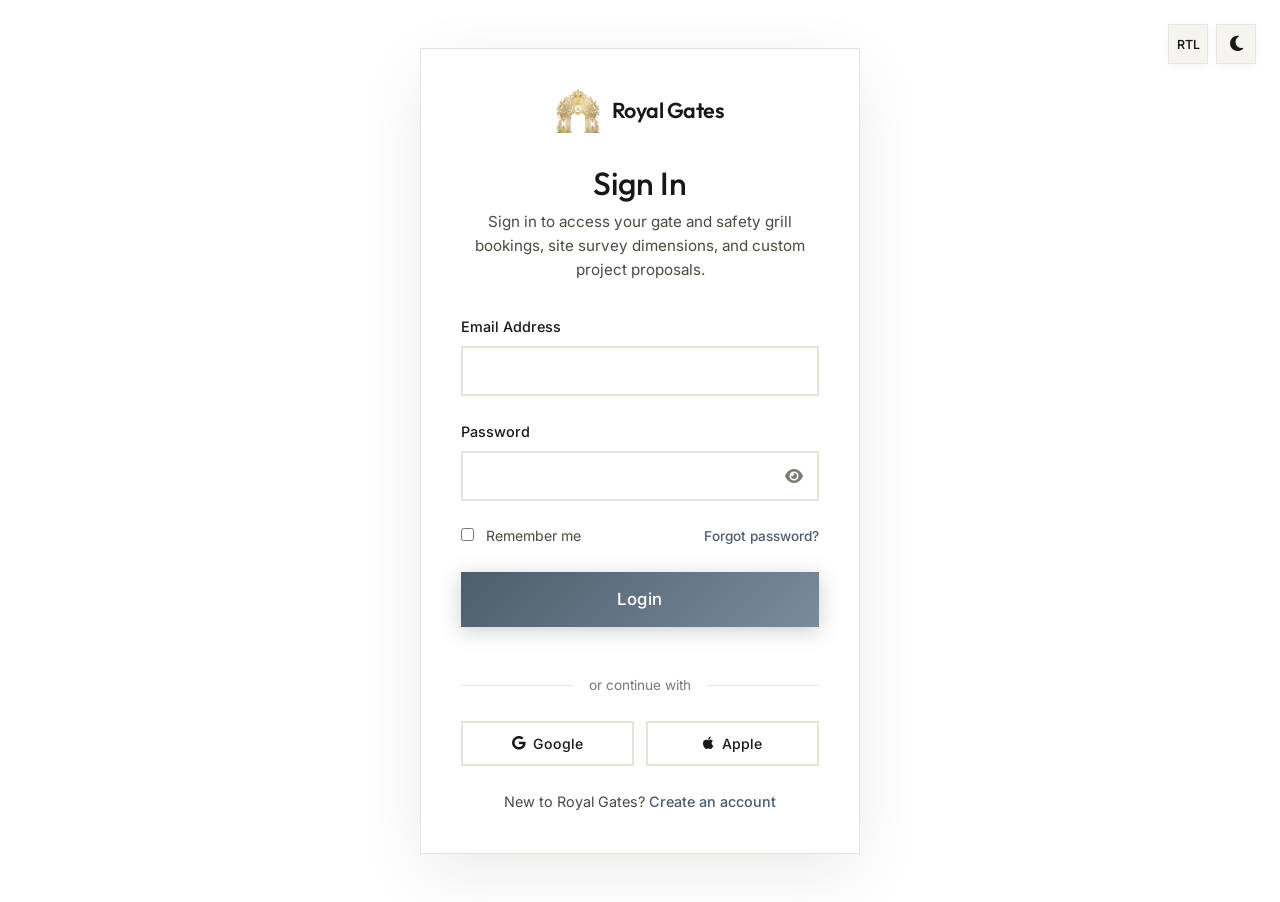
<file: pages/login.html>
<!DOCTYPE html>
<html lang="en" data-theme="light">
<head>
  <meta charset="UTF-8" />
  <meta name="viewport" content="width=device-width, initial-scale=1.0" />
  <meta name="description" content="Login to Royal Gates Studio — Access your custom metal fabrications, site measurements, and project proposals." />
  <title>Login — Royal Gates Studio</title>
  <link rel="icon" type="image/png" href="../assets/images/favicon.png">
  <link rel="stylesheet" href="../assets/css/style.css" />
  <link rel="stylesheet" href="../assets/css/dark-mode.css" />
  <link id="rtl-stylesheet" rel="stylesheet" href="../assets/css/rtl.css" disabled />
  <link rel="stylesheet" href="https://cdnjs.cloudflare.com/ajax/libs/font-awesome/6.5.0/css/all.min.css" />
</head>
<body>

<div class="auth-container">
  <div class="auth-form-side">
    <!-- Auth Page Toggles (RTL & Theme) -->
    <div class="auth-controls">
      <button class="nav-icon-btn" onclick="window.Scala.RTLManager.toggle()" title="Toggle RTL" aria-label="Toggle RTL" style="font-size: 0.78rem; font-weight: 550;">RTL</button>
      <button class="nav-icon-btn" onclick="window.Scala.ThemeManager.toggle()" title="Toggle Theme" aria-label="Toggle theme">
        <i class="theme-toggle-icon fas fa-moon"></i>
      </button>
    </div>

    <div class="auth-form-container">
      <a href="../index.html" class="auth-logo">
        <div class="brand-logo"><img src="../assets/images/logo.png" alt="Royal Gates Logo"></div>
      <span class="brand-name">Royal Gates</span>
      </a>

      <h1 class="auth-title">Sign In</h1>
      <p class="auth-subtitle">Sign in to access your gate and safety grill bookings, site survey dimensions, and custom project proposals.</p>

      <!-- Login form -->
      <form data-validate-form>
        <div class="form-group">
          <label class="form-label" for="email">Email Address</label>
          <input type="email" id="email" class="form-control" placeholder="" data-validate="required,email" autocomplete="email" />
        </div>
        <div class="form-group">
          <label class="form-label" for="password">Password</label>
          <div class="password-toggle">
            <input type="password" id="password" class="form-control" placeholder="" data-validate="required,minLength:6" autocomplete="current-password" />
            <button type="button" class="toggle-btn fas fa-eye" aria-label="Toggle password visibility"></button>
          </div>
        </div>
        <div class="form-group" style="display: flex; justify-content: space-between; align-items: center; flex-wrap: wrap; gap: 0.5rem; margin-top: 1rem; margin-bottom: 1.5rem;">
          <div class="checkbox-group">
            <input type="checkbox" id="remember" />
            <label for="remember" style="font-size: .88rem; color: var(--text-secondary); cursor: pointer;">Remember me</label>
          </div>
          <a href="#" style="font-size: .85rem; color: var(--primary); font-weight: 500; text-decoration: none;">Forgot password?</a>
        </div>
        <button type="submit" class="btn btn-primary btn-lg" style="width:100%;justify-content:center;margin-bottom:1.5rem;">
          Login
        </button>
        <div class="auth-divider">or continue with</div>

        <div class="social-signin">
          <button class="social-btn" type="button"><i class="fab fa-google"></i> Google</button>
          <button class="social-btn" type="button"><i class="fab fa-apple"></i> Apple</button>
        </div>
      </form>

      <div class="auth-footer">
        New to Royal Gates? <a href="register.html">Create an account</a>
      </div>
    </div>
  </div>
</div>

<script src="../assets/js/main.js"></script>
</body>
</html>
</file>
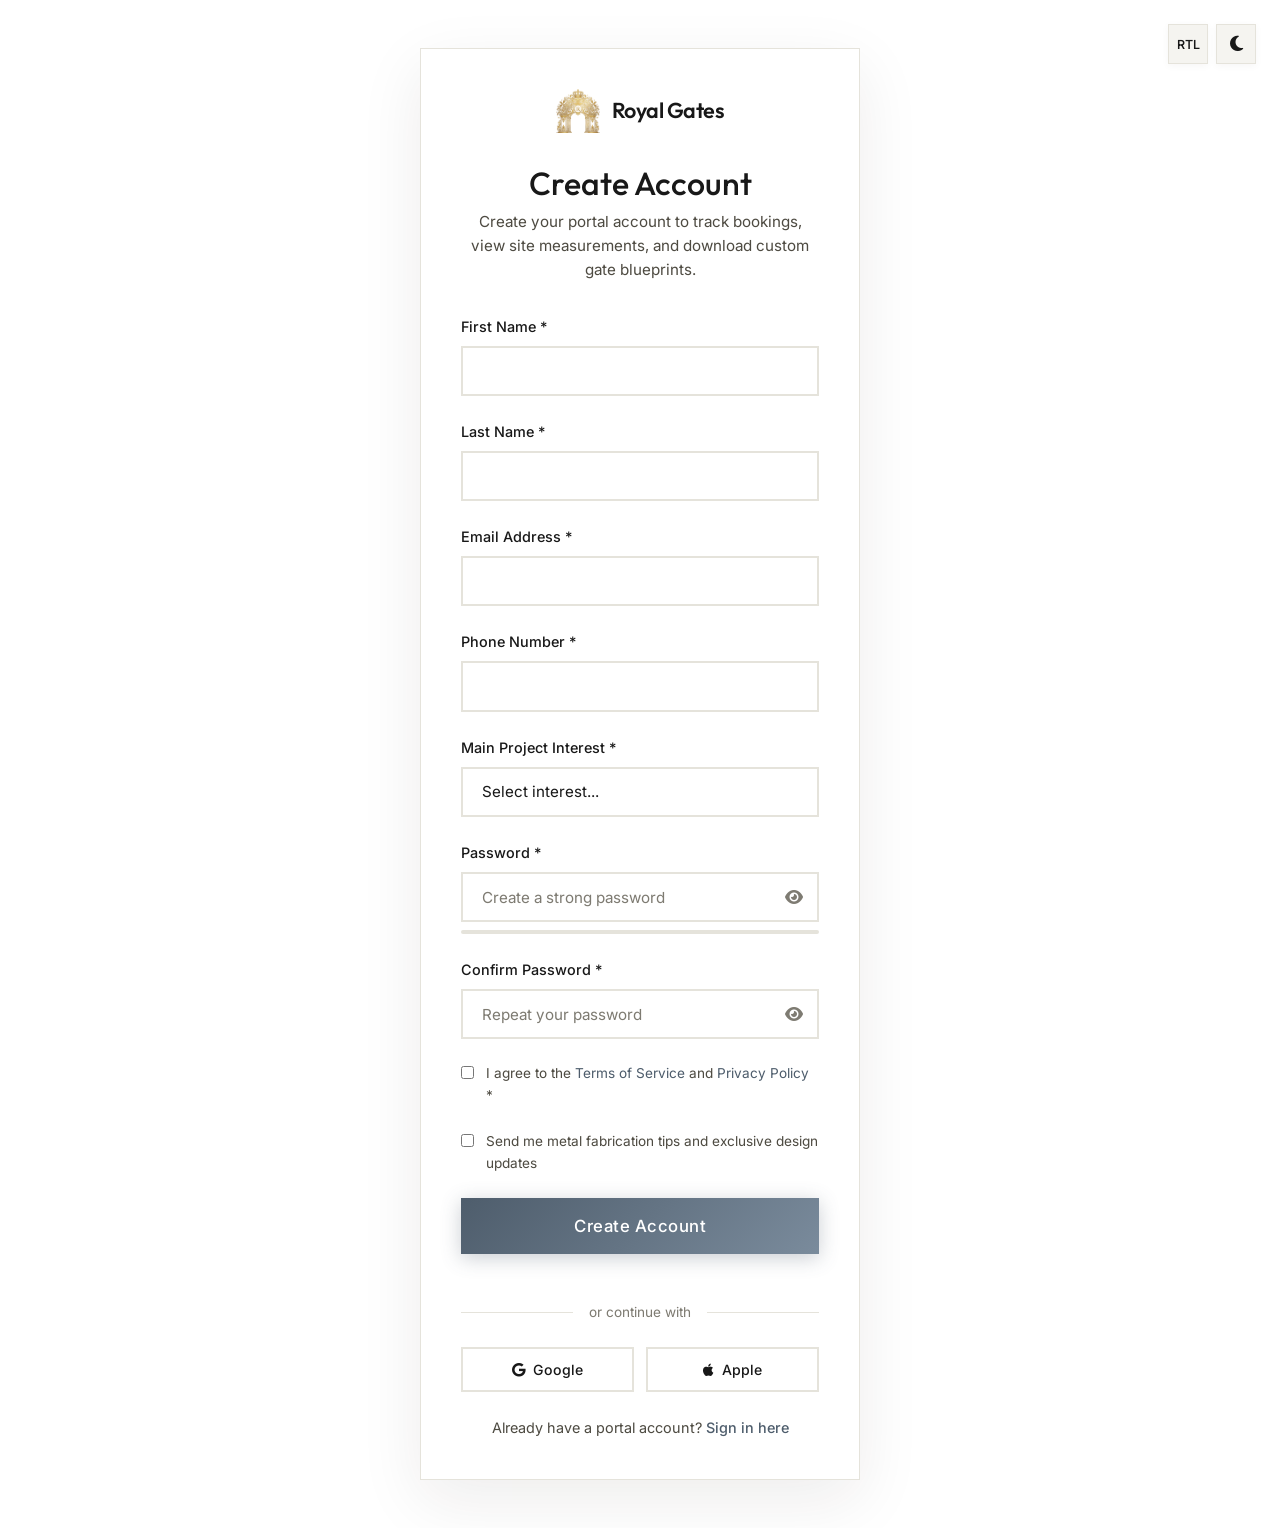
<file: pages/register.html>
<!DOCTYPE html>
<html lang="en" data-theme="light">
<head>
  <meta charset="UTF-8" />
  <meta name="viewport" content="width=device-width, initial-scale=1.0" />
  <meta name="description" content="Register at Royal Gates Studio — Sign up to track your gate and safety grill bookings and track projects." />
  <title>Create Account — Royal Gates Studio</title>
  <link rel="icon" type="image/png" href="../assets/images/favicon.png">
  <link rel="stylesheet" href="../assets/css/style.css" />
  <link rel="stylesheet" href="../assets/css/dark-mode.css" />
  <link id="rtl-stylesheet" rel="stylesheet" href="../assets/css/rtl.css" disabled />
  <link rel="stylesheet" href="https://cdnjs.cloudflare.com/ajax/libs/font-awesome/6.5.0/css/all.min.css" />
  <style>
    .progress-steps { display:flex;align-items:center;justify-content:center;gap:.5rem;margin-bottom:2rem; }
    .progress-step { width:32px;height:32px;border-radius:var(--radius-sm);display:flex;align-items:center;justify-content:center;font-weight:700;font-size:.85rem;transition:var(--transition); }
    .progress-step.active { background:var(--primary);color:#fff;box-shadow:0 4px 12px rgba(142,125,90,.3); }
    .progress-step.done { background:rgba(142,125,90,.15);color:var(--primary); }
    .progress-step.inactive { background:var(--bg-secondary);color:var(--text-light);border:2px solid var(--border); }
    .progress-line { flex:1;max-width:60px;height:2px;background:var(--border); }
    .progress-line.done { background:var(--primary); }
    .trial-banner { background:linear-gradient(135deg,rgba(142,125,90,.1),rgba(174,158,124,.1));border:1px solid rgba(142,125,90,.2);border-radius:var(--radius-md);padding:1rem 1.25rem;display:flex;align-items:center;gap:.75rem;margin-bottom:2rem; }
    .trial-banner i { color:var(--primary);font-size:1.2rem;flex-shrink:0; }
    .trial-banner p { font-size:.88rem;color:var(--text-secondary);margin:0; }
    .trial-banner strong { color:var(--primary); }
    .strength-bar { height:4px;border-radius:2px;background:var(--border);margin-top:.5rem;overflow:hidden; }
    .strength-fill { height:100%;border-radius:2px;transition:var(--transition);width:0; }
    .strength-label { font-size:.75rem;margin-top:.3rem; }
  </style>
</head>
<body>

<div class="auth-container">
  <div class="auth-form-side">
    <!-- Auth Page Toggles (RTL & Theme) -->
    <div class="auth-controls">
      <button class="nav-icon-btn" onclick="window.Scala.RTLManager.toggle()" title="Toggle RTL" aria-label="Toggle RTL" style="font-size: 0.78rem; font-weight: 550;">RTL</button>
      <button class="nav-icon-btn" onclick="window.Scala.ThemeManager.toggle()" title="Toggle Theme" aria-label="Toggle theme">
        <i class="theme-toggle-icon fas fa-moon"></i>
      </button>
    </div>

    <div class="auth-form-container">
      <a href="../index.html" class="auth-logo">
        <div class="brand-logo"><img src="../assets/images/logo.png" alt="Royal Gates Logo"></div>
      <span class="brand-name">Royal Gates</span>
      </a>

      <h1 class="auth-title">Create Account</h1>
      <p class="auth-subtitle">Create your portal account to track bookings, view site measurements, and download custom gate blueprints.</p>

      <!-- Registration form -->
      <form data-validate-form>
        <div class="form-group">
          <label class="form-label" for="reg-fname">First Name *</label>
          <input type="text" id="reg-fname" class="form-control" placeholder="" data-validate="required" autocomplete="given-name" />
        </div>
        
        <div class="form-group">
          <label class="form-label" for="reg-lname">Last Name *</label>
          <input type="text" id="reg-lname" class="form-control" placeholder="" data-validate="required" autocomplete="family-name" />
        </div>
        
        <div class="form-group">
          <label class="form-label" for="reg-email">Email Address *</label>
          <input type="email" id="reg-email" class="form-control" placeholder="" data-validate="required,email" autocomplete="email" />
        </div>
        
        <div class="form-group">
          <label class="form-label" for="reg-phone">Phone Number *</label>
          <input type="tel" id="reg-phone" class="form-control" placeholder="" data-validate="required,phone" autocomplete="tel" />
        </div>
        
        <div class="form-group">
          <label class="form-label" for="reg-interest">Main Project Interest *</label>
          <select id="reg-interest" class="form-control" data-validate="required">
            <option value="">Select interest...</option>
            <option>Mild Steel (MS) Gates</option>
            <option>Stainless Steel (SS) Railings</option>
            <option>Window / Safety Grills</option>
            <option>Smart Gate Automation</option>
            <option>Free Measurement Visit</option>
          </select>
        </div>
        
        <div class="form-group">
          <label class="form-label" for="reg-password">Password *</label>
          <div class="password-toggle">
            <input type="password" id="reg-password" class="form-control" placeholder="Create a strong password" data-validate="required,minLength:8" autocomplete="new-password" oninput="checkStrength(this.value)" />
            <button type="button" class="toggle-btn fas fa-eye" aria-label="Toggle password visibility"></button>
          </div>
          <div class="strength-bar"><div id="strength-fill" class="strength-fill"></div></div>
          <div id="strength-label" class="strength-label"></div>
        </div>
        
        <div class="form-group">
          <label class="form-label" for="reg-confirm">Confirm Password *</label>
          <div class="password-toggle">
            <input type="password" id="reg-confirm" class="form-control" placeholder="Repeat your password" data-validate="required,minLength:8" autocomplete="new-password" />
            <button type="button" class="toggle-btn fas fa-eye" aria-label="Toggle password visibility"></button>
          </div>
        </div>
        
        <div class="form-group">
          <div class="checkbox-group">
            <input type="checkbox" id="terms" required />
            <label for="terms" style="font-size:.85rem;color:var(--text-secondary);">I agree to the <a href="#" style="color:var(--primary)">Terms of Service</a> and <a href="#" style="color:var(--primary)">Privacy Policy</a> *</label>
          </div>
        </div>
        <div class="form-group">
          <div class="checkbox-group">
            <input type="checkbox" id="offers" />
            <label for="offers" style="font-size:.85rem;color:var(--text-secondary);">Send me metal fabrication tips and exclusive design updates</label>
          </div>
        </div>
        <button type="submit" class="btn btn-primary btn-lg" style="width:100%;justify-content:center;margin-bottom:1.5rem;">
          Create Account
        </button>

        <div class="auth-divider">or continue with</div>
        <div class="social-signin">
          <button class="social-btn" type="button"><i class="fab fa-google"></i> Google</button>
          <button class="social-btn" type="button"><i class="fab fa-apple"></i> Apple</button>
        </div>
      </form>

      <div class="auth-footer">
        Already have a portal account? <a href="login.html">Sign in here</a>
      </div>
    </div>
  </div>
</div>

<script src="../assets/js/main.js"></script>
<script>
  function checkStrength(val) {
    const fill = document.getElementById('strength-fill');
    const label = document.getElementById('strength-label');
    let score = 0;
    if (val.length >= 8) score++;
    if (/[A-Z]/.test(val)) score++;
    if (/[0-9]/.test(val)) score++;
    if (/[^A-Za-z0-9]/.test(val)) score++;
    const levels = [
      { width: '0%', color: '#ef4444', text: 'Too short' },
      { width: '25%', color: '#ef4444', text: 'Weak' },
      { width: '50%', color: '#f59e0b', text: 'Fair' },
      { width: '75%', color: '#10b981', text: 'Good' },
      { width: '100%', color: '#10b981', text: 'Strong ✓' },
    ];
    const l = levels[val.length === 0 ? 0 : score];
    fill.style.width = l.width;
    fill.style.background = l.color;
    label.textContent = l.text;
    label.style.color = l.color;
  }
</script>
</body>
</html>
</file>
<file: assets/css/style.css>
/* ============================================================
   SCALA DESIGN & FABRICATION STUDIO — MAIN STYLES
   ============================================================ */

@import url('https://fonts.googleapis.com/css2?family=Inter:wght@100..900&family=Outfit:wght@100..900&display=swap');

/* ── CSS Variables ── */
:root {
  --primary: #4e5d6c;         /* Steel Slate Grey-Blue (Steel Theme) */
  --primary-dark: #3a4652;    /* Darker Steel Hover States */
  --primary-light: #7a8b9c;   /* Brushed Light Steel Accent */
  --secondary: #181818;       /* Powder-Coated Steel Charcoal Black */
  --secondary-light: #2e2e2e; /* Muted Charcoal Black */
  --accent: #4e5d6c;          /* Steel Highlights */
  --accent-2: #7a8b9c;        /* Secondary Steel Accent */
  --white: #ffffff;
  --off-white: #f7f6f2;       /* Light Warm Off-White */
  --text-primary: #181818;    /* Steel Charcoal */
  --text-secondary: #4e4b42;  /* Muted Warm Steel Grey */
  --text-light: #7e7b72;      /* Soft Metallic Warm Grey */
  --bg-primary: #ffffff;
  --bg-secondary: #f5f4f0;    /* Light Warm Grey Secondary BG */
  --bg-card: #ffffff;
  --card-overlay: rgba(255, 255, 255, 0.94);
  --border: #e5e3db;          /* Warm Metal-Gray Border */
  --shadow-sm: 0 2px 8px rgba(43, 31, 20, 0.04);
  --shadow-md: 0 8px 32px rgba(43, 31, 20, 0.06);
  --shadow-lg: 0 20px 60px rgba(43, 31, 20, 0.08);
  --shadow-xl: 0 30px 80px rgba(43, 31, 20, 0.12);
  --radius-sm: 0px;           /* Square/Rectangular shape */
  --radius-md: 0px;           /* Square/Rectangular shape */
  --radius-lg: 0px;           /* Square/Rectangular shape */
  --radius-xl: 0px;           /* Square/Rectangular shape */
  --radius-full: 0px;         /* Square/Rectangular shape */
  --font-display: 'Outfit', sans-serif;
  --font-body: 'Inter', sans-serif;
  --font-script: 'Outfit', sans-serif; /* Replaced cursive with Outfit for architectural styling */
  --transition: all 0.3s cubic-bezier(0.4, 0, 0.2, 1);
  --transition-bounce: all 0.4s cubic-bezier(0.34, 1.56, 0.64, 1);
  --nav-height: 80px;
  --z-nav: 1000;
  --z-modal: 2000;
  --z-toast: 3000;

  /* Hamburger Menu variables for Theme Toggle support */
  --mobile-menu-bg: #ffffff;
  --mobile-menu-bg-368: #ffffff;
  --mobile-menu-text: var(--text-primary);
  --mobile-menu-close-color: var(--text-primary);
  --mobile-menu-close-bg: var(--bg-secondary);
  --mobile-menu-btn-bg: var(--bg-secondary);
  --mobile-menu-btn-hover-bg: var(--border);
  --mobile-menu-btn-border: var(--border);
}

/* ── Reset & Base ── */
*, *::before, *::after { box-sizing: border-box; margin: 0; padding: 0; }
html { scroll-behavior: smooth; font-size: 16px; }
body {
  font-family: var(--font-body);
  color: var(--text-primary);
  background: var(--bg-primary);
  line-height: 1.6;
  font-weight: 410; /* between 400 and 430 */
  font-size: clamp(0.9rem, 1.5vw, 1.2rem); /* 14px to 19px */
  overflow-x: hidden;
  transition: background 0.4s ease, color 0.4s ease;
}
img { max-width: 100%; height: auto; display: block; }
a { text-decoration: none; color: inherit; transition: var(--transition); }
ul { list-style: none; }
button { cursor: pointer; border: none; background: none; font-family: var(--font-body); font-weight: 510; }
input, textarea, select { font-family: var(--font-body); font-weight: 410; }

/* ── Typography ── */
h1, h2, h3, h4, h5, h6 { font-family: var(--font-display); line-height: 1.2; }
h1 { font-size: clamp(2.8rem, 6vw, 3.8rem); font-weight: 500; line-height: 1.15; }
h2 { font-size: clamp(2rem, 4vw, 2.6rem); font-weight: 480; line-height: 1.2; }
h3 { font-size: clamp(1.5rem, 2.5vw, 1.85rem); font-weight: 460; line-height: 1.25; }
h4 { font-size: clamp(1.2rem, 2vw, 1.45rem); font-weight: 450; }
h5 { font-size: clamp(1.05rem, 1.5vw, 1.25rem); font-weight: 450; }
h6 { font-size: clamp(0.95rem, 1.2vw, 1.1rem); font-weight: 450; }
p { color: var(--text-secondary); line-height: 1.6; font-weight: 410; font-size: clamp(0.9rem, 1.5vw, 1.2rem); }

.section-label {
  font-family: var(--font-script);
  font-size: 1.1rem;
  font-weight: 500;
  text-transform: uppercase;
  letter-spacing: 0.1em;
  color: var(--primary);
  display: block;
  margin-bottom: 0.75rem;
  animation: fadeInUp 0.6s ease;
}
.section-title { color: var(--text-primary); margin-bottom: 1.25rem; }
.section-desc {
  color: var(--text-secondary);
  font-size: clamp(1rem, 1.8vw, 1.3rem); /* Subheading / lead text: 16px to 21px */
  font-weight: 470; /* weight 450-500 */
  max-width: 700px;
  margin: 0 auto 3rem;
  line-height: 1.5;
}
.text-center { text-align: center; }

strong, b {
  font-weight: 500; /* Max weight for inline emphasis */
}

/* ── Buttons ── */
.btn {
  display: inline-flex;
  align-items: center;
  gap: 0.5rem;
  padding: 0.85rem 2rem;
  border-radius: var(--radius-full);
  font-family: var(--font-body);
  font-weight: 510; /* between 500 and 520 for buttons */
  font-size: clamp(0.9rem, 1.5vw, 1.2rem);
  letter-spacing: 0.5px;
  transition: var(--transition-bounce);
  position: relative;
  overflow: hidden;
}
.btn::before {
  content: '';
  position: absolute;
  inset: 0;
  background: rgba(255,255,255,0.2);
  transform: scaleX(0);
  transform-origin: left;
  transition: transform 0.3s ease;
}
.btn:hover::before { transform: scaleX(1); }
.btn-primary {
  background: linear-gradient(135deg, var(--primary), var(--primary-light));
  color: #fff;
  box-shadow: 0 4px 20px rgba(78, 93, 108, 0.3);
}
.btn-primary:hover {
  transform: translateY(-3px) scale(1.02);
  box-shadow: 0 8px 30px rgba(78, 93, 108, 0.45);
  color: #fff;
}
.btn-secondary {
  background: transparent;
  color: var(--primary);
  border: 2px solid var(--primary);
}
.btn-secondary:hover {
  background: var(--primary);
  color: #fff;
  transform: translateY(-3px);
  box-shadow: var(--shadow-md);
}
.btn-white {
  background: #fff;
  color: var(--primary);
  box-shadow: 0 4px 20px rgba(0,0,0,0.1);
}
.btn-white:hover {
  transform: translateY(-3px);
  box-shadow: 0 8px 30px rgba(0,0,0,0.15);
}
.btn-ghost {
  background: rgba(255,255,255,0.08);
  color: #fff;
  border: 2px solid rgba(255,255,255,0.3);
  backdrop-filter: blur(10px);
}
.btn-ghost:hover {
  background: rgba(255,255,255,0.15);
  border-color: rgba(255,255,255,0.7);
  transform: translateY(-3px);
}
.btn-accent {
  background: linear-gradient(135deg, var(--accent), var(--accent-2));
  color: var(--secondary);
  box-shadow: 0 4px 20px rgba(245, 166, 35, 0.3);
}
.btn-accent:hover {
  transform: translateY(-3px) scale(1.02);
  box-shadow: 0 8px 30px rgba(245, 166, 35, 0.45);
}
.btn-sm { padding: 0.6rem 1.4rem; font-size: 0.85rem; }
.btn-lg { padding: 1.1rem 2.8rem; font-size: 1.05rem; }

/* ── Header / Navigation ── */
.header {
  position: fixed;
  top: 0; left: 0; right: 0;
  height: var(--nav-height);
  z-index: var(--z-nav);
  transition: var(--transition);
  background: transparent;
}
.header.scrolled {
  background: var(--bg-primary);
  box-shadow: var(--shadow-md);
  backdrop-filter: blur(20px);
}
.header.scrolled.dark-nav { background: var(--secondary); }

.nav-container {
  max-width: 1400px;
  margin: 0 auto;
  padding: 0 1.5rem;
  height: 100%;
  display: flex;
  align-items: center;
  justify-content: space-between;
}

/* Brand */
.brand {
  display: flex;
  align-items: center;
  gap: 0.75rem;
  flex-shrink: 0;
}
.brand-logo {
  width: 44px;
  height: 44px;
  display: flex;
  align-items: center;
  justify-content: center;
  transition: var(--transition-bounce);
}
.brand-logo img {
  width: 100%;
  height: 100%;
  object-fit: contain;
  display: block;
}
.brand:hover .brand-logo { transform: rotate(15deg) scale(1.1); }
.brand-name {
  font-family: var(--font-display);
  font-weight: 580;
  font-size: 1.35rem;
  color: var(--white);
  letter-spacing: -0.5px;
  display: inline-flex;
  align-items: baseline;
  line-height: 1;
}
.brand-name span {
  color: var(--accent);
  font-family: var(--font-script);
  font-size: 1em;
  margin-left: 0.25rem;
}
.header.scrolled .brand-name { color: var(--text-primary); }

/* Desktop Nav */
.nav-menu {
  display: none;
  align-items: center;
  gap: 0.25rem;
  position: absolute;
  left: 50%;
  transform: translateX(-50%);
}
.nav-link {
  display: inline-block;
  padding: 0.5rem 1rem;
  font-weight: 470; /* between 450 and 500 for nav links */
  font-size: 0.95rem;
  color: rgba(255,255,255,0.9);
  border-radius: var(--radius-sm);
  transition: var(--transition);
  position: relative;
  letter-spacing: 0.3px;
}
.nav-link::after {
  content: '';
  position: absolute;
  bottom: -2px; left: 50%; right: 50%;
  height: 2px;
  background: #b0c4de; /* High-contrast light steel blue for dark hero overlay */
  transition: var(--transition);
  border-radius: 2px;
}
.nav-link:hover::after, .nav-link.active::after { left: 10%; right: 10%; }
.nav-link:hover, .nav-link.active { color: #b0c4de; }
.header.scrolled .nav-link { color: var(--text-primary); }
.header.scrolled .nav-link:hover, .header.scrolled .nav-link.active { color: var(--primary); }
.header.scrolled .nav-link::after { background: var(--primary); }

/* Nav Actions */
.nav-actions {
  display: none;
  align-items: center;
  gap: 0.75rem;
}
.nav-icon-btn {
  width: 40px; height: 40px;
  border-radius: var(--radius-sm);
  display: flex; align-items: center; justify-content: center;
  font-size: 1.1rem;
  color: rgba(255,255,255,0.9);
  transition: var(--transition-bounce);
  background: rgba(255,255,255,0.1);
  backdrop-filter: blur(10px);
}
.nav-icon-btn:hover {
  background: var(--primary);
  color: #fff;
  transform: scale(1.1);
}
.header.scrolled .nav-icon-btn { color: var(--text-primary); background: var(--bg-secondary); }

/* Hamburger */
.hamburger {
  width: 44px; height: 44px;
  display: flex; flex-direction: column;
  justify-content: center; align-items: center;
  gap: 5px;
  cursor: pointer;
  border-radius: var(--radius-sm);
  transition: var(--transition);
  background: rgba(255,255,255,0.1);
  backdrop-filter: blur(10px);
}
.hamburger span {
  display: block;
  width: 22px; height: 2px;
  background: #fff;
  border-radius: 2px;
  transition: var(--transition);
}
.hamburger:hover { background: rgba(255,255,255,0.2); }
.hamburger.active span:nth-child(1) { transform: translateY(7px) rotate(45deg); }
.hamburger.active span:nth-child(2) { opacity: 0; transform: scaleX(0); }
.hamburger.active span:nth-child(3) { transform: translateY(-7px) rotate(-45deg); }
.header.scrolled .hamburger span { background: var(--text-primary); }
.header.scrolled .hamburger { background: var(--bg-secondary); }

/* Mobile Menu Overlay */
.mobile-menu {
  position: fixed;
  top: 0; left: 0; right: 0; bottom: 0;
  background: var(--mobile-menu-bg);
  z-index: calc(var(--z-nav) + 10);
  display: flex;
  flex-direction: column;
  justify-content: center;
  align-items: center;
  gap: 1.25rem;
  transform: translateX(100%);
  transition: transform 0.4s cubic-bezier(0.4, 0, 0.2, 1), background 0.4s ease;
  padding: 2rem;
  overflow-y: auto;
  -webkit-overflow-scrolling: touch;
}
@media (max-height: 680px) {
  .mobile-menu {
    justify-content: flex-start;
    padding-top: 5rem;
    padding-bottom: 2rem;
    gap: 0.75rem;
  }
  .mobile-menu-actions {
    margin-top: 1rem;
  }
}

/* Tablet adjustments: menu starts at top instead of vertically centered */
@media (min-width: 768px) and (max-width: 1024px) {
  .mobile-menu {
    justify-content: flex-start;
    padding-top: 5rem;
  }
}
.mobile-menu.open { transform: translateX(0); }
.mobile-menu .nav-link {
  font-size: 1.8rem;
  font-family: var(--font-display);
  color: var(--mobile-menu-text);
  padding: 0.5rem 2rem;
  text-align: center;
  opacity: 0;
  transform: translateY(20px);
  transition: opacity 0.3s ease, transform 0.3s ease, color 0.3s ease;
}
.mobile-menu.open .nav-link {
  opacity: 1;
  transform: translateY(0);
}
.mobile-menu.open .nav-link:nth-child(1) { transition-delay: 0.1s; }
.mobile-menu.open .nav-link:nth-child(2) { transition-delay: 0.15s; }
.mobile-menu.open .nav-link:nth-child(3) { transition-delay: 0.2s; }
.mobile-menu.open .nav-link:nth-child(4) { transition-delay: 0.25s; }
.mobile-menu.open .nav-link:nth-child(5) { transition-delay: 0.3s; }
.mobile-menu.open .nav-link:nth-child(6) { transition-delay: 0.35s; }
.mobile-menu .nav-link:hover { color: var(--accent); }
.mobile-menu-actions {
  display: flex;
  flex-direction: column;
  align-items: center;
  gap: 1rem;
  width: 100%;
  max-width: min(460px, 100%);
  margin-top: 1.5rem;
  opacity: 0; transform: translateY(20px);
  transition: opacity 0.3s ease 0.4s, transform 0.3s ease 0.4s;
}
.mobile-menu-row {
  display: flex;
  gap: 1rem;
  width: 100%;
  justify-content: center;
}
.mobile-menu-row .btn {
  flex: 1;
  min-width: 0 !important;
  justify-content: center;
}
.mobile-menu-actions > .btn {
  width: 100%;
}
.mobile-menu.open .mobile-menu-actions { opacity: 1; transform: translateY(0); }
.mobile-close {
  position: absolute;
  top: 1.5rem; right: 1.5rem;
  width: 44px; height: 44px;
  background: var(--mobile-menu-close-bg);
  border-radius: 50%;
  display: flex; align-items: center; justify-content: center;
  color: var(--mobile-menu-close-color); font-size: 1.2rem;
  transition: var(--transition-bounce);
}
.mobile-close:hover { background: var(--primary); transform: rotate(90deg) scale(1.1); }

.mobile-menu .btn-ghost {
  color: var(--mobile-menu-text);
  border-color: var(--mobile-menu-btn-border);
  background: var(--mobile-menu-btn-bg);
}
.mobile-menu .btn-ghost:hover {
  background: var(--mobile-menu-btn-hover-bg);
}

/* ── Hero Section ── */
.hero {
  min-height: 75vh;
  position: relative;
  display: flex;
  align-items: center;
  overflow: hidden;
  background: linear-gradient(135deg, var(--secondary) 0%, #1d122b 50%, #0d0d1a 100%);
}
.hero-bg {
  position: absolute;
  inset: 0;
  overflow: hidden;
}
.hero-bg img {
  width: 100%; height: 100%;
  object-fit: cover;
  opacity: 0.5;
  transform: scale(1.1);
  animation: heroZoom 20s ease-in-out infinite alternate;
}
@keyframes heroZoom {
  0% { transform: scale(1.1); }
  100% { transform: scale(1.2); }
}
.hero-overlay {
  position: absolute;
  inset: 0;
  background: linear-gradient(135deg, rgba(26,26,46,0.55) 0%, rgba(26,26,46,0.3) 50%, rgba(201,24,74,0.02) 100%);
}
.hero-particles {
  position: absolute;
  inset: 0;
  pointer-events: none;
}
.particle {
  position: absolute;
  width: 4px; height: 4px;
  background: var(--accent);
  border-radius: 50%;
  opacity: 0.6;
  animation: float var(--dur, 8s) ease-in-out infinite var(--delay, 0s);
}
@keyframes float {
  0%, 100% { transform: translateY(0) rotate(0deg); opacity: 0.6; }
  50% { transform: translateY(-30px) rotate(180deg); opacity: 1; }
}
.hero-container {
  position: relative;
  max-width: 1400px;
  margin: 0 auto;
  padding: 3.5rem 1.5rem;
  padding-top: calc(var(--nav-height) + 3.5rem);
  width: 100%;
}
.hero-content {
  max-width: 750px;
  margin: 0 auto;
  text-align: center;
  display: flex;
  flex-direction: column;
  align-items: center;
  justify-content: center;
}
.hero-badge {
  display: inline-flex;
  align-items: center;
  gap: 0.5rem;
  background: rgba(176, 196, 222, 0.15);
  border: 1px solid rgba(176, 196, 222, 0.4);
  color: #b0c4de;
  padding: 0.5rem 1.2rem;
  border-radius: var(--radius-full);
  font-size: 0.85rem;
  font-weight: 500;
  letter-spacing: 1px;
  text-transform: uppercase;
  margin-bottom: 1.5rem;
  animation: fadeInDown 0.8s ease;
  backdrop-filter: blur(10px);
}
.hero-badge i { animation: spin 4s linear infinite; }
@keyframes spin { 0% { transform: rotate(0deg); } 100% { transform: rotate(360deg); } }
.hero-title {
  font-size: clamp(2.4rem, 4.8vw, 3.4rem);
  color: #fff;
  margin-bottom: 1.25rem;
  animation: fadeInUp 0.8s ease 0.2s both;
  text-shadow: 0 4px 20px rgba(0,0,0,0.3);
  line-height: 1.15;
}
.hero-title .accent-text {
  color: #b0c4de;
  font-family: var(--font-script);
  font-size: 1.1em;
  display: block;
}
.hero-desc {
  color: rgba(255,255,255,0.8);
  font-size: clamp(0.95rem, 1.3vw, 1.1rem);
  margin-bottom: 2rem;
  animation: fadeInUp 0.8s ease 0.4s both;
  max-width: 550px;
  margin-left: auto;
  margin-right: auto;
}
.hero-actions {
  display: flex;
  gap: 1rem;
  flex-wrap: wrap;
  justify-content: center;
  animation: fadeInUp 0.8s ease 0.6s both;
}
.hero-stats {
  display: flex;
  gap: 1.5rem;
  margin-top: 2rem;
  animation: fadeInUp 0.8s ease 0.8s both;
  flex-wrap: wrap;
  justify-content: center;
}
.hero-stat {
  text-align: center;
  padding: 0.75rem 1.25rem;
  background: rgba(20, 20, 20, 0.75);
  border: 1.5px solid rgba(78, 93, 108, 0.45);
  border-radius: var(--radius-md);
  backdrop-filter: blur(12px);
  transition: var(--transition-bounce);
  box-shadow: 0 8px 32px rgba(0, 0, 0, 0.25);
}
.hero-stat:hover { 
  transform: translateY(-5px); 
  background: rgba(20, 20, 20, 0.9); 
  border-color: var(--primary);
  box-shadow: 0 12px 40px rgba(0, 0, 0, 0.4);
}
.hero-stat-number {
  font-family: var(--font-display);
  font-size: 1.75rem;
  font-weight: 580;
  color: #b0c4de;
  display: block;
}
.hero-stat-label { 
  font-size: 0.8rem; 
  color: #ffffff; 
  font-weight: 500; 
  letter-spacing: 0.5px; 
}
.hero-scroll {
  position: absolute;
  bottom: 2rem; left: 50%;
  transform: translateX(-50%);
  display: flex;
  flex-direction: column;
  align-items: center;
  gap: 0.5rem;
  color: rgba(255,255,255,0.6);
  font-size: 0.8rem;
  letter-spacing: 1px;
  animation: fadeIn 1s ease 1.5s both;
}
.hero-scroll span { writing-mode: horizontal-tb; }
.scroll-line {
  width: 1px; height: 50px;
  background: linear-gradient(to bottom, rgba(255,255,255,0.6), transparent);
  animation: scrollPulse 2s ease-in-out infinite;
}
@keyframes scrollPulse {
  0%, 100% { opacity: 0.4; transform: scaleY(1); }
  50% { opacity: 1; transform: scaleY(1.2); }
}

/* ── Section Common ── */
.section { padding: 6rem 1.5rem; }
.section-sm { padding: 4rem 1.5rem; }
.bg-secondary-section {
  background: var(--bg-secondary);
}
.container { max-width: 1200px; margin: 0 auto; }
.container-lg { max-width: 1400px; margin: 0 auto; }

/* ── Features Grid ── */
.features-grid {
  display: grid;
  grid-template-columns: repeat(auto-fit, minmax(280px, 1fr));
  gap: 2rem;
}
.feature-card {
  background: var(--bg-card);
  border: 1px solid var(--border);
  border-radius: var(--radius-lg);
  padding: 0 0 2.5rem 0;
  text-align: center;
  transition: var(--transition-bounce);
  position: relative;
  overflow: hidden;
  display: flex;
  flex-direction: column;
  height: 100%;
}
.feature-card-img-wrapper {
  width: 100%;
  height: 200px;
  overflow: hidden;
  margin-bottom: 1.5rem;
  border-bottom: 1px solid var(--border);
}
@media (min-width: 1024px) {
  .feature-card-img-wrapper {
    height: 220px;
  }
}
.feature-card-img {
  width: 100%;
  height: 100%;
  object-fit: cover;
  transition: transform 0.6s cubic-bezier(0.4, 0, 0.2, 1);
}
.feature-card:hover .feature-card-img {
  transform: scale(1.08);
}
.feature-card-content {
  padding: 0 2rem;
  display: flex;
  flex-direction: column;
  align-items: center;
  flex-grow: 1;
}
.feature-card::before {
  content: '';
  position: absolute;
  top: 0; left: 0; right: 0;
  height: 3px;
  background: linear-gradient(90deg, var(--primary), var(--accent));
  transform: scaleX(0);
  transform-origin: left;
  transition: var(--transition);
}
.feature-card:hover { transform: translateY(-8px); box-shadow: var(--shadow-lg); }
.feature-card:hover::before { transform: scaleX(1); }
.feature-icon {
  width: 70px; height: 70px;
  background: linear-gradient(135deg, rgba(78, 93, 108, 0.1), rgba(78, 93, 108, 0.05));
  border-radius: var(--radius-sm);
  display: flex; align-items: center; justify-content: center;
  font-size: 1.8rem;
  margin: 0 auto 1.5rem;
  color: var(--primary);
  transition: var(--transition-bounce);
  border: 2px solid rgba(78, 93, 108, 0.15);
}
.feature-card:hover .feature-icon {
  background: linear-gradient(135deg, var(--primary), var(--primary-light));
  color: #fff;
  transform: scale(1.15) rotate(5deg);
  border-color: transparent;
  box-shadow: 0 8px 24px rgba(78, 93, 108, 0.35);
}
.feature-card h3 { margin-bottom: 0.75rem; font-size: 1.3rem; min-height: 2.8rem; display: flex; align-items: center; justify-content: center; }
.feature-card p { font-size: 0.95rem; flex-grow: 1; }

/* ── Classes Section ── */
.classes-grid {
  display: grid;
  grid-template-columns: repeat(auto-fit, minmax(300px, 1fr));
  gap: 2rem;
}
.class-card {
  border-radius: var(--radius-lg);
  overflow: hidden;
  background: var(--bg-card);
  box-shadow: var(--shadow-sm);
  transition: var(--transition-bounce);
  border: 1px solid var(--border);
  display: flex;
  flex-direction: column;
  height: 100%;
}
.class-card:hover { transform: translateY(-10px); box-shadow: var(--shadow-xl); }
.class-card-img {
  position: relative;
  height: 220px;
  overflow: hidden;
  flex-shrink: 0;
}
.classes-grid .class-card-img {
  height: 280px; /* Taller images for services page specialties catalog */
}
.home-classes-grid .class-card-img {
  height: 320px; /* Slightly taller images for home page design collections */
}
.class-card-img img {
  width: 100%; height: 100%;
  object-fit: cover;
  transition: transform 0.6s ease;
}
.class-card:hover .class-card-img img { transform: scale(1.1); }
.class-badge {
  position: absolute;
  top: 1rem; left: 1rem;
  background: linear-gradient(135deg, var(--primary), var(--primary-light));
  color: #fff;
  padding: 0.3rem 0.9rem;
  border-radius: var(--radius-full);
  font-size: 0.75rem;
  font-weight: 550;
  letter-spacing: 0.5px;
  text-transform: uppercase;
}
.class-card-body {
  padding: 1.5rem;
  display: flex;
  flex-direction: column;
  align-items: center;
  text-align: center;
  flex-grow: 1;
}
.class-card-body h3 { margin-bottom: 0.5rem; font-size: 1.2rem; min-height: 2.8rem; display: flex; align-items: center; justify-content: center; }
.class-meta {
  display: flex;
  gap: 1rem;
  margin: 0.75rem 0;
  flex-wrap: wrap;
  justify-content: center;
}
.class-meta span {
  display: flex; align-items: center; gap: 0.3rem;
  font-size: 0.82rem;
  color: var(--text-light);
}
.class-meta span i { color: var(--primary); }
.class-level {
  display: flex; gap: 4px; margin: 0.5rem 0 1rem;
  justify-content: center;
}
.level-dot {
  width: 8px; height: 8px;
  border-radius: 50%;
  background: var(--border);
}
.level-dot.filled { background: var(--primary); }
.class-footer {
  display: flex;
  flex-direction: column;
  align-items: center;
  gap: 0.75rem;
  padding-top: 1rem;
  border-top: 1px solid var(--border);
  width: 100%;
  margin-top: auto;
}
.class-price { font-family: var(--font-display); font-weight: 550; font-size: 1.3rem; color: var(--primary); }
.class-price span { font-size: 0.8rem; color: var(--text-light); font-family: var(--font-body); }

/* ── Apparatus Section ── */
.apparatus-grid {
  display: grid;
  grid-template-columns: repeat(auto-fit, minmax(250px, 1fr));
  gap: 1.5rem;
}
@media (min-width: 768px) and (max-width: 1023px) {
  .apparatus-grid {
    grid-template-columns: repeat(2, 1fr);
  }
  .apparatus-grid .apparatus-card:nth-child(3) {
    grid-column: span 2;
    justify-self: center;
    width: 100%;
    max-width: 350px;
  }
}
.apparatus-card {
  position: relative;
  height: 350px;
  border-radius: var(--radius-lg);
  overflow: hidden;
  cursor: pointer;
}
.apparatus-card img {
  width: 100%; height: 100%;
  object-fit: cover;
  transition: transform 0.6s ease;
}
.apparatus-card:hover img { transform: scale(1.1); }
.apparatus-overlay {
  position: absolute;
  inset: 0;
  background: linear-gradient(to top, rgba(26,26,46,0.95) 0%, rgba(26,26,46,0.3) 50%, transparent 100%);
  display: flex;
  flex-direction: column;
  justify-content: flex-end;
  align-items: center;
  text-align: center;
  padding: 2rem;
  transition: var(--transition);
}
.apparatus-card:hover .apparatus-overlay {
  background: linear-gradient(to top, rgba(201,24,74,0.9) 0%, rgba(201,24,74,0.5) 50%, transparent 100%);
}
.apparatus-overlay h3 { color: #fff; margin-bottom: 0.5rem; }
.apparatus-overlay p { color: rgba(255,255,255,0.8); font-size: 0.9rem; max-height: 0; overflow: hidden; transition: max-height 0.4s ease; }
.apparatus-card:hover .apparatus-overlay p { max-height: 100px; }
.apparatus-tag {
  display: inline-block;
  background: rgba(233,196,106,0.3);
  border: 1px solid var(--accent);
  color: var(--accent);
  padding: 0.2rem 0.7rem;
  border-radius: var(--radius-full);
  font-size: 0.75rem;
  font-weight: 500;
  letter-spacing: 0.5px;
  margin-bottom: 0.75rem;
}

/* ── Gallery / Showcase ── */
.gallery-grid {
  display: grid;
  grid-template-columns: repeat(auto-fill, minmax(250px, 1fr));
  grid-auto-rows: 220px;
  gap: 1rem;
}
.gallery-item {
  position: relative;
  border-radius: var(--radius-md);
  overflow: hidden;
  cursor: pointer;
}
/* Removed unequal spans to ensure all gallery images are of uniform size */
.gallery-item img {
  width: 100%; height: 100%;
  object-fit: cover;
  transition: transform 0.5s ease;
}
.gallery-item:hover img { transform: scale(1.08); }
.gallery-item-overlay {
  position: absolute;
  inset: 0;
  background: linear-gradient(135deg, rgba(201,24,74,0.8), rgba(26,26,46,0.6));
  opacity: 0;
  display: flex; align-items: center; justify-content: center;
  transition: var(--transition);
}
.gallery-item:hover .gallery-item-overlay { opacity: 1; }
.gallery-item-overlay i { font-size: 2rem; color: #fff; }

/* ── Party Packages ── */
.packages-grid {
  display: grid;
  grid-template-columns: repeat(auto-fit, minmax(280px, 1fr));
  gap: 2rem;
  align-items: start;
}
.package-card {
  background: var(--bg-card);
  border: 2px solid var(--border);
  border-radius: var(--radius-lg);
  padding: 2.5rem;
  text-align: center;
  display: flex;
  flex-direction: column;
  align-items: center;
  transition: var(--transition-bounce);
  position: relative;
  overflow: hidden;
  height: 100%;
}
.package-card.featured {
  border-color: var(--primary);
  background: linear-gradient(135deg, rgba(201,24,74,0.05), rgba(255,77,109,0.02));
  box-shadow: var(--shadow-lg);
  transform: scale(1.03);
}
.package-card:hover:not(.featured) { transform: translateY(-8px); box-shadow: var(--shadow-lg); border-color: var(--primary-light); }
.package-card:hover.featured { transform: scale(1.03) translateY(-5px); }
.package-badge {
  position: absolute;
  top: -1px; left: 50%;
  transform: translateX(-50%);
  background: linear-gradient(135deg, var(--primary), var(--accent));
  color: #fff;
  padding: 0.5rem 1.2rem;
  font-size: 0.75rem;
  font-weight: 550;
  letter-spacing: 1px;
  border-radius: 0 0 var(--radius-md) var(--radius-md);
}
.package-icon {
  font-size: 3rem;
  margin-bottom: 1rem;
  display: block;
  animation: pulse 3s ease-in-out infinite;
}
@keyframes pulse {
  0%, 100% { transform: scale(1); }
  50% { transform: scale(1.05); }
}
.package-name { margin-bottom: 0.5rem; font-size: 1.4rem; color: var(--text-primary); min-height: 3rem; display: flex; align-items: center; justify-content: center; }
.package-price {
  font-family: var(--font-display);
  font-size: 3rem;
  font-weight: 550;
  color: var(--primary);
  line-height: 1;
  margin: 1rem 0;
}
.package-price sup { font-size: 1.2rem; vertical-align: super; }
.package-price sub { font-size: 0.9rem; color: var(--text-light); font-family: var(--font-body); vertical-align: bottom; }
.package-desc { margin-bottom: 1.5rem; font-size: 0.9rem; min-height: 2.8rem; display: flex; align-items: center; justify-content: center; }
.package-features {
  text-align: left;
  margin-bottom: 2rem;
  width: max-content;
  max-width: 100%;
  flex-grow: 1;
}
.package-card .btn {
  margin-top: auto;
}
.package-features li {
  display: flex; align-items: center; gap: 0.75rem;
  padding: 0.4rem 0;
  font-size: 0.9rem;
  color: var(--text-secondary);
  border-bottom: 1px solid var(--border);
}
.package-features li:last-child { border-bottom: none; }
.package-features li i { color: var(--primary); font-size: 0.85rem; flex-shrink: 0; }

/* ── Testimonials ── */
.testimonials-grid {
  display: grid;
  grid-template-columns: repeat(auto-fit, minmax(300px, 1fr));
  gap: 2rem;
}
.testimonial-card {
  background: var(--bg-card);
  border: 1px solid var(--border);
  border-radius: var(--radius-lg);
  padding: 2rem;
  transition: var(--transition-bounce);
  position: relative;
  display: flex;
  flex-direction: column;
  align-items: center;
  text-align: center;
  height: 100%;
}
.testimonial-card::before {
  content: '\201C';
  position: absolute;
  top: 1rem; right: 1.5rem;
  font-family: var(--font-display);
  font-size: 5rem;
  color: rgba(201,24,74,0.15);
  line-height: 1;
}
.testimonial-card:hover { transform: translateY(-6px); box-shadow: var(--shadow-lg); }
.testimonial-stars { color: var(--accent); margin-bottom: 1rem; font-size: 1rem; }
.testimonial-text { font-style: italic; margin-bottom: 1.5rem; font-size: 0.95rem; flex-grow: 1; display: flex; align-items: center; justify-content: center; }
.testimonial-author {
  display: flex;
  flex-direction: column;
  align-items: center;
  gap: 0.5rem;
  text-align: center;
  margin-top: auto;
}
.testimonial-avatar {
  width: 48px; height: 48px;
  border-radius: 50%;
  overflow: hidden;
  border: 2px solid var(--primary);
}
.testimonial-avatar img { width: 100%; height: 100%; object-fit: cover; }
.testimonial-name { font-weight: 500; font-size: 0.95rem; }
.testimonial-role { font-size: 0.8rem; color: var(--text-light); }

/* ── CTA Banner ── */
.cta-banner {
  background: linear-gradient(135deg, var(--secondary) 0%, #2d1b3d 50%, var(--primary-dark) 100%);
  padding: 5rem 1.5rem;
  text-align: center;
  position: relative;
  overflow: hidden;
}
.cta-banner::before {
  content: '';
  position: absolute;
  top: -50%; left: -50%;
  width: 200%; height: 200%;
  background: radial-gradient(ellipse at center, rgba(201,24,74,0.2) 0%, transparent 60%);
  animation: rotateBg 20s linear infinite;
}
@keyframes rotateBg {
  0% { transform: rotate(0deg); }
  100% { transform: rotate(360deg); }
}
.cta-banner h2 { color: #fff; margin-bottom: 1rem; position: relative; }
.cta-banner p { color: rgba(255,255,255,0.75); margin-bottom: 2.5rem; position: relative; }
.cta-actions { display: flex; gap: 1rem; justify-content: center; flex-wrap: wrap; position: relative; }

/* Ensure all buttons inside a section action area containing multiple buttons are of identical size */
.hero-actions .btn,
.cta-actions .btn,
.hero2-actions .btn,
.about-actions .btn,
.contact-actions .btn,
.mobile-menu-actions .btn {
  min-width: 300px;
  justify-content: center;
  align-items: center;
}

/* ── Membership ── */
.membership-section {
  background: linear-gradient(135deg, var(--bg-secondary) 0%, rgba(201,24,74,0.03) 100%);
}
.membership-grid {
  display: grid;
  grid-template-columns: repeat(auto-fit, minmax(260px, 1fr));
  gap: 2rem;
}
.membership-card {
  background: var(--bg-card);
  border: 2px solid var(--border);
  border-radius: var(--radius-lg);
  padding: 2.5rem 2rem;
  text-align: center;
  transition: var(--transition-bounce);
  display: flex;
  flex-direction: column;
  align-items: center;
  height: 100%;
}
.membership-card:hover { transform: translateY(-8px); box-shadow: var(--shadow-xl); border-color: var(--primary-light); }
.membership-card.popular { border-color: var(--primary); position: relative; }
.popular-badge {
  position: absolute;
  top: -12px; left: 50%; transform: translateX(-50%);
  background: linear-gradient(135deg, var(--primary), var(--primary-light));
  color: #fff;
  padding: 0.25rem 1.2rem;
  border-radius: var(--radius-full);
  font-size: 0.78rem;
  font-weight: 550;
  letter-spacing: 1px;
  white-space: nowrap;
}
.membership-icon {
  width: 60px; height: 60px;
  background: linear-gradient(135deg, rgba(78, 93, 108, 0.1), rgba(78, 93, 108, 0.05));
  border-radius: var(--radius-sm);
  display: flex; align-items: center; justify-content: center;
  font-size: 1.6rem;
  margin: 0 auto 1.5rem;
  color: var(--primary);
  border: 2px solid rgba(78, 93, 108, 0.25);
  transition: var(--transition-bounce);
}
.membership-card:hover .membership-icon {
  background: linear-gradient(135deg, var(--primary), var(--primary-light));
  color: #fff;
  transform: scale(1.1);
  border-color: transparent;
}
.membership-name { font-size: 1.3rem; margin-bottom: 0.5rem; min-height: 2.5rem; display: flex; align-items: center; justify-content: center; }
.membership-price {
  font-family: var(--font-display);
  font-size: 2.8rem;
  font-weight: 550;
  color: var(--primary);
  margin: 0.75rem 0;
}
.membership-period { font-size: 0.85rem; color: var(--text-light); margin-bottom: 1.5rem; }
.membership-features {
  text-align: left;
  margin-bottom: 2rem;
  width: max-content;
  max-width: 100%;
  flex-grow: 1;
}
.membership-card .btn {
  margin-top: auto;
}
.membership-features li {
  display: flex; align-items: center; gap: 0.6rem;
  padding: 0.35rem 0;
  font-size: 0.88rem;
  color: var(--text-secondary);
}
.membership-features li i { color: var(--primary); font-size: 0.8rem; }
.membership-features li.excluded { text-decoration: line-through; opacity: 0.5; }
.membership-features li.excluded i { color: var(--text-light); }

/* ── Team Section ── */
.team-grid {
  display: grid;
  grid-template-columns: repeat(auto-fit, minmax(240px, 1fr));
  gap: 2rem;
}
.team-card {
  text-align: center;
  transition: var(--transition-bounce);
  display: flex;
  flex-direction: column;
  align-items: center;
  height: 100%;
}
.team-card:hover { transform: translateY(-8px); }
.team-avatar {
  position: relative;
  width: 180px; height: 180px;
  margin: 0 auto 1.5rem;
  border-radius: 50%;
  overflow: hidden;
  border: 4px solid transparent;
  background: linear-gradient(var(--bg-card), var(--bg-card)) padding-box,
              linear-gradient(135deg, var(--primary), var(--accent)) border-box;
  transition: var(--transition);
}
.team-avatar img { width: 100%; height: 100%; object-fit: cover; }
.team-card:hover .team-avatar { box-shadow: 0 12px 40px rgba(201,24,74,0.3); }
.team-social {
  position: absolute;
  inset: 0;
  background: rgba(201,24,74,0.85);
  display: flex; align-items: center; justify-content: center;
  gap: 0.75rem;
  border-radius: 50%;
  opacity: 0;
  transition: var(--transition);
}
.team-card:hover .team-social { opacity: 1; }
.team-social a {
  width: 36px; height: 36px;
  background: rgba(255,255,255,0.2);
  border-radius: 50%;
  display: flex; align-items: center; justify-content: center;
  color: #fff; font-size: 0.9rem;
  transition: var(--transition-bounce);
}
.team-social a:hover { background: #fff; color: var(--primary); transform: scale(1.15); }
.team-name { font-size: 1.2rem; margin-bottom: 0.3rem; }
.team-role { color: var(--primary); font-size: 0.85rem; font-weight: 500; letter-spacing: 0.5px; }
.team-desc { font-size: 0.88rem; margin-top: 0.5rem; flex-grow: 1; }

/* ── Blog ── */
.blog-grid {
  display: grid;
  grid-template-columns: repeat(auto-fit, minmax(300px, 1fr));
  gap: 2rem;
}
.blog-card {
  background: var(--bg-card);
  border: 1px solid var(--border);
  border-radius: var(--radius-lg);
  overflow: hidden;
  transition: var(--transition-bounce);
  display: flex;
  flex-direction: column;
  height: 100%;
}
.blog-card:hover { transform: translateY(-8px); box-shadow: var(--shadow-xl); }
.blog-card-img {
  height: auto;
  aspect-ratio: 1.5;
  overflow: hidden;
  position: relative;
  background-color: #F4EFEB;
}
@media (min-width: 1024px) {
  .blog-card-img {
    height: auto;
    aspect-ratio: 1.5;
  }
}
.blog-card-img img { width: 100%; height: 100%; object-fit: contain; transition: transform 0.5s ease; }
.blog-card:hover .blog-card-img img { transform: scale(1.03); }
.blog-category {
  position: absolute;
  top: 1rem; left: 1rem;
  background: var(--primary);
  color: #fff;
  padding: 0.25rem 0.8rem;
  border-radius: var(--radius-full);
  font-size: 0.75rem;
  font-weight: 550;
  letter-spacing: 0.5px;
}
.blog-card-body {
  padding: 1.5rem;
  display: flex;
  flex-direction: column;
  align-items: center;
  text-align: center;
  flex-grow: 1;
}
.blog-meta {
  display: flex; gap: 1rem;
  font-size: 0.8rem; color: var(--text-light);
  margin-bottom: 0.75rem;
  justify-content: center;
}
.blog-meta span { display: flex; align-items: center; gap: 0.3rem; }
.blog-card-body h3 { font-size: 1.1rem; margin-bottom: 0.5rem; transition: var(--transition); min-height: 2.8rem; display: flex; align-items: center; justify-content: center; }
.blog-card:hover h3 { color: var(--primary); }
.blog-card-body p { font-size: 0.88rem; margin-bottom: 1rem; flex-grow: 1; }
.blog-read-more {
  margin-top: auto;
  display: inline-flex; align-items: center; gap: 0.4rem;
  color: var(--primary); font-weight: 500; font-size: 0.88rem;
  transition: var(--transition);
  margin: 0 auto;
  text-decoration: none;
}
.blog-read-more:hover {
  text-decoration: underline;
}

/* Sidebar Search Box */
.search-box-wrapper {
  position: relative;
}
.search-input {
  padding-right: 3rem !important; /* Avoid text overlapping with the search icon on the right */
}
.search-btn {
  position: absolute;
  right: 1rem;
  top: 50%;
  transform: translateY(-50%);
  color: var(--primary);
  background: none;
  border: none;
  cursor: pointer;
}

/* ── Contact Section ── */
.contact-grid {
  display: grid;
  grid-template-columns: 1fr;
  gap: 3rem;
}
.contact-info h3 { margin-bottom: 1.5rem; }
.contact-items { display: flex; flex-direction: column; gap: 1.5rem; }
.contact-item {
  display: flex; gap: 1rem; align-items: flex-start;
  padding: 1.25rem;
  background: var(--bg-secondary);
  border-radius: var(--radius-md);
  border: 1px solid var(--border);
  transition: var(--transition-bounce);
}
.contact-item:hover { transform: translateX(5px); box-shadow: var(--shadow-md); border-color: var(--primary-light); }
.contact-item-icon {
  width: 44px; height: 44px;
  background: linear-gradient(135deg, var(--primary), var(--primary-light));
  border-radius: var(--radius-sm);
  display: flex; align-items: center; justify-content: center;
  color: #fff; font-size: 1rem;
  flex-shrink: 0;
}
.contact-item-label { font-size: 0.78rem; color: var(--text-secondary); font-weight: 500; letter-spacing: 0.5px; text-transform: uppercase; }
.contact-item-value { font-weight: 500; font-size: 0.95rem; color: var(--text-primary); }
.social-links { display: flex; gap: 0.75rem; margin-top: 2rem; }
.social-link {
  width: 44px; height: 44px;
  background: var(--bg-secondary);
  border: 1px solid var(--border);
  border-radius: var(--radius-sm);
  display: flex; align-items: center; justify-content: center;
  color: var(--text-secondary); font-size: 1rem;
  transition: var(--transition-bounce);
}
.social-link:hover { background: var(--primary); color: #fff; border-color: var(--primary); transform: translateY(-4px) scale(1.1); }

/* ── Forms ── */
.form-group { margin-bottom: 1.5rem; }
.form-label {
  display: block;
  font-weight: 500;
  font-size: 0.9rem;
  margin-bottom: 0.5rem;
  color: var(--text-primary);
}
.form-control {
  width: 100%;
  padding: 0.85rem 1.2rem;
  border: 2px solid var(--border);
  border-radius: var(--radius-md);
  background: var(--bg-primary);
  color: var(--text-primary);
  font-family: var(--font-body);
  font-size: 0.95rem;
  transition: var(--transition);
  outline: none;
}
.form-control:focus { border-color: var(--primary); box-shadow: 0 0 0 3px rgba(201,24,74,0.12); }
.form-control::placeholder { color: var(--text-light); }
.form-control.error { border-color: #ef4444; }
.form-error { color: #ef4444; font-size: 0.8rem; margin-top: 0.4rem; display: flex; align-items: center; gap: 0.3rem; }
.form-row { display: grid; grid-template-columns: 1fr 1fr; gap: 1rem; }
textarea.form-control { resize: vertical; min-height: 120px; }
select.form-control { appearance: none; cursor: pointer; }

/* Auth pages */
.auth-container {
  min-height: 100vh;
  display: flex;
  align-items: center;
  justify-content: center;
  background: var(--bg-primary);
  width: 100%;
}
.auth-side {
  display: none;
}
.auth-form-side {
  position: relative;
  display: flex;
  flex-direction: column;
  justify-content: center;
  align-items: center;
  padding: 6rem 1.5rem 3rem;
  min-height: 100vh;
  width: 100%;
}
.auth-form-container {
  max-width: 440px;
  margin: 0 auto;
  width: 100%;
  background: var(--bg-card);
  padding: 2.5rem;
  border-radius: var(--radius-lg);
  border: 1px solid var(--border);
  box-shadow: var(--shadow-lg);
  position: relative;
  transition: var(--transition);
}
.auth-controls {
  position: absolute;
  top: 1.5rem;
  right: 1.5rem;
  display: flex;
  gap: 0.5rem;
  z-index: 1000;
}
.auth-controls .nav-icon-btn {
  width: 40px;
  height: 40px;
  border-radius: var(--radius-sm);
  display: flex;
  align-items: center;
  justify-content: center;
  font-size: 1.1rem;
  color: var(--text-primary);
  background: var(--bg-secondary);
  border: 1px solid var(--border);
  box-shadow: var(--shadow-sm);
  transition: var(--transition-bounce);
}
.auth-controls .nav-icon-btn:hover {
  background: var(--primary);
  color: #fff;
  border-color: var(--primary);
  transform: translateY(-2px);
}
.auth-logo {
  display: flex; align-items: center; justify-content: center; gap: 0.75rem;
  margin-bottom: 2rem;
  text-decoration: none;
}
.auth-logo .brand-name {
  color: var(--text-primary);
  font-family: var(--font-display);
  font-weight: 580;
  font-size: 1.35rem;
  letter-spacing: -0.5px;
  display: inline-flex;
  align-items: baseline;
  line-height: 1;
}
.auth-title { font-size: 2rem; margin-bottom: 0.5rem; text-align: center; }
.auth-subtitle { color: var(--text-secondary); margin-bottom: 2rem; font-size: 0.95rem; text-align: center; }
.auth-divider {
  display: flex; align-items: center; gap: 1rem;
  margin: 1.5rem 0;
  color: var(--text-light); font-size: 0.85rem;
}
.auth-divider::before, .auth-divider::after {
  content: ''; flex: 1; height: 1px; background: var(--border);
}
.auth-footer { text-align: center; margin-top: 1.5rem; font-size: 0.9rem; color: var(--text-secondary); }
.auth-footer a { color: var(--primary); font-weight: 500; }
.auth-footer a:hover { text-decoration: underline; }

/* Standardized corner radius consistency on auth pages */
.auth-form-container .form-control,
.auth-form-container .btn,
.auth-form-container .social-btn {
  border-radius: var(--radius-md) !important;
}

/* Global Social Sign-In Styles */
.social-signin {
  display: flex;
  gap: 0.75rem;
  justify-content: center;
  width: 100%;
}
.social-btn {
  flex: 1;
  display: flex;
  align-items: center;
  justify-content: center;
  gap: 0.5rem;
  padding: 0.75rem;
  border: 2px solid var(--border);
  border-radius: var(--radius-md);
  font-weight: 500;
  font-size: 0.88rem;
  color: var(--text-primary);
  background: var(--bg-card);
  transition: var(--transition-bounce);
  cursor: pointer;
}
.social-btn:hover {
  border-color: var(--primary);
  color: var(--primary);
  transform: translateY(-3px);
  box-shadow: var(--shadow-md);
}

/* Responsive styles for Auth pages (mainly for 360px) */
@media (max-width: 480px) {
  .auth-form-side {
    padding: 5rem 1rem 2rem;
  }
  .auth-form-container {
    padding: 2rem 1.25rem;
    border-radius: var(--radius-md);
  }
  .auth-footer {
    font-size: 0.82rem;
    white-space: nowrap;
  }
  .auth-controls {
    position: absolute;
    top: 1rem;
    right: 1rem;
    bottom: auto;
  }
}

/* RTL overrides for Auth controls */
[dir="rtl"] .auth-controls {
  right: auto;
  left: 1.5rem;
}
@media (max-width: 480px) {
  [dir="rtl"] .auth-controls {
    right: auto;
    left: 1rem;
  }
}

.checkbox-group { display: flex; align-items: flex-start; gap: 0.75rem; }
.checkbox-group input { margin-top: 3px; accent-color: var(--primary); }
.password-toggle {
  position: relative;
}
.password-toggle .toggle-btn {
  position: absolute;
  right: 1rem; top: 50%; transform: translateY(-50%);
  color: var(--text-light);
  font-size: 1rem;
  transition: var(--transition);
}
.password-toggle .toggle-btn:hover { color: var(--primary); }

/* ── Map ── */
.map-container {
  border-radius: var(--radius-lg);
  overflow: hidden;
  height: 350px;
  background: var(--bg-secondary);
  display: flex; align-items: center; justify-content: center;
  border: 2px solid var(--border);
  margin-top: 2rem;
  position: relative;
}
.map-placeholder {
  text-align: center; color: var(--text-light);
  display: flex; flex-direction: column; align-items: center; gap: 0.75rem;
}
.map-placeholder i { font-size: 3rem; color: var(--primary); opacity: 0.5; }

/* ── FAQ ── */
.faq-list {
  max-width: 800px;
  margin-left: auto;
  margin-right: auto;
  width: 100%;
}
.faq-item {
  background: var(--bg-card);
  border: 1px solid var(--border);
  border-radius: var(--radius-md);
  margin-bottom: 1rem;
  overflow: hidden;
  transition: var(--transition);
}
.faq-item:hover { border-color: var(--primary-light); }
.faq-question {
  padding: 1.25rem 1.5rem;
  display: flex; align-items: center; justify-content: space-between;
  cursor: pointer;
  font-weight: 500; font-size: 0.95rem;
  user-select: none;
}
.faq-question i { color: var(--primary); transition: var(--transition); flex-shrink: 0; }
.faq-item.open .faq-question i { transform: rotate(180deg); }
.faq-answer {
  max-height: 0; overflow: hidden; transition: max-height 0.4s ease;
  padding: 0 1.5rem;
}
.faq-item.open .faq-answer { max-height: 300px; padding-bottom: 1.25rem; }
.faq-answer p { font-size: 0.9rem; }

/* ── Page Header ── */
.page-header {
  padding: 8rem 1.5rem 5rem;
  background: linear-gradient(135deg, var(--secondary), #241a13, var(--primary-dark));
  position: relative;
  overflow: hidden;
}
.page-header::before {
  content: '';
  position: absolute;
  inset: 0;
  background: radial-gradient(ellipse at center, rgba(78, 93, 108, 0.15) 0%, transparent 60%);
  animation: rotateBg 15s linear infinite;
  z-index: 1;
}
.page-header h1 { color: #fff; position: relative; z-index: 2; margin-bottom: 1rem; }
.page-header p { color: rgba(255,255,255,0.8); max-width: 700px; margin: 0 auto; position: relative; z-index: 2; }

.page-header-container {
  display: flex;
  flex-direction: column;
  align-items: center;
  gap: 2rem;
  max-width: 1200px;
  margin: 0 auto;
  position: relative;
  z-index: 2;
}

.page-header-content {
  display: flex;
  flex-direction: column;
  justify-content: center;
  align-items: center;
  text-align: center;
  width: 100%;
}

.page-header-image {
  width: 100%;
  max-width: 480px;
  border-radius: var(--radius-md);
  overflow: hidden;
  box-shadow: 0 12px 40px rgba(0, 0, 0, 0.35);
  border: 2px solid rgba(255, 255, 255, 0.1);
  transition: var(--transition-bounce);
}

.page-header-image:hover {
  transform: scale(1.02);
  border-color: var(--primary);
}

.page-header-image img {
  width: 100%;
  height: 280px;
  object-fit: cover;
  display: block;
}

@media (min-width: 1024px) {
  .page-header {
    padding: 7.5rem 2rem 5rem;
  }
  .page-header-container {
    flex-direction: row;
    align-items: center;
    justify-content: space-between;
    gap: 4rem;
  }
  .page-header-content {
    flex: 1.2;
    text-align: center;
    align-items: center;
  }
  .page-header-image {
    flex: 1;
    max-width: 500px;
  }
  .page-header-image img {
    height: 240px;
  }
}

@media (max-width: 1023px) {
  .page-header {
    padding: 7.5rem 1.5rem 4.5rem;
  }
  .page-header-container {
    flex-direction: column;
    gap: 2.5rem;
  }
  .page-header-content {
    text-align: center;
    align-items: center;
  }
  .page-header-image {
    max-width: 440px;
    margin: 0 auto;
  }
}
.breadcrumb {
  display: flex; align-items: center; justify-content: center;
  gap: 0.5rem; margin-bottom: 1rem;
  font-size: 0.85rem;
  position: relative;
}
.breadcrumb a { color: rgba(255,255,255,0.6); transition: var(--transition); }
.breadcrumb a:hover { color: var(--accent); }
.breadcrumb span { color: rgba(255,255,255,0.4); }
.breadcrumb .current { color: var(--accent); }

/* ── Footer ── */
.footer {
  background: var(--bg-primary);
  padding: 5rem 1.5rem 0;
  color: var(--text-secondary);
  border-top: 1px solid var(--border);
  transition: var(--transition);
}
.footer-grid {
  display: grid;
  grid-template-columns: 1.5fr 1fr 1fr 1fr;
  gap: 3rem;
  max-width: 1400px;
  margin: 0 auto;
  padding-bottom: 3rem;
  border-bottom: 1px solid var(--border);
}
.footer-brand { grid-column: 1; }
.footer .brand-name { color: var(--text-primary) !important; }
.footer-brand-logo { display: flex; align-items: center; gap: 0.75rem; margin-bottom: 1.25rem; }
.footer-brand-name { font-family: var(--font-display); font-weight: 550; color: var(--text-primary); font-size: 1.3rem; }
.footer-brand-tagline { color: var(--primary); font-family: var(--font-script); font-size: 0.95rem; }
.footer-desc { font-size: 0.9rem; line-height: 1.7; margin-bottom: 1.5rem; color: var(--text-secondary); }
.footer-heading {
  font-family: var(--font-display);
  font-size: 1rem;
  font-weight: 500;
  color: var(--text-primary);
  margin-bottom: 1.25rem;
  position: relative;
  padding-bottom: 0.75rem;
}
.footer-heading::after {
  content: '';
  position: absolute;
  bottom: 0; left: 0;
  width: 30px; height: 2px;
  background: linear-gradient(90deg, var(--primary), var(--accent));
  border-radius: 2px;
}
.footer-links { display: flex; flex-direction: column; gap: 0.6rem; }
.footer-link {
  color: var(--text-secondary);
  font-size: 0.88rem;
  transition: var(--transition);
  display: flex; align-items: center; gap: 0.5rem;
  padding: 0.2rem 0;
}
.footer-link::before {
  content: '';
  width: 0; height: 1px;
  background: var(--accent);
  transition: width 0.3s ease;
}
.footer-link:hover { color: var(--primary); padding-left: 8px; }
.footer-link:hover::before { width: 12px; }
.footer-bottom {
  max-width: 1400px; margin: 0 auto;
  padding: 1.5rem 0;
  display: flex; align-items: center; justify-content: space-between;
  flex-wrap: wrap; gap: 1rem;
  font-size: 0.82rem; color: var(--text-light);
  border-top: 1px solid var(--border);
}
.footer-bottom-links { display: flex; gap: 1.5rem; }
.footer-bottom-links a { color: var(--text-light); transition: var(--transition); }
.footer-bottom-links a:hover { color: var(--primary); }

/* ── Schedule Table ── */
.table-responsive {
  width: 100%;
  overflow-x: auto;
  -webkit-overflow-scrolling: touch;
  border-radius: var(--radius-lg);
  box-shadow: var(--shadow-sm);
  border: 1px solid var(--border);
  margin-bottom: 1.5rem;
}
.schedule-table {
  width: 100%;
  min-width: 600px;
  border-collapse: collapse;
}
.schedule-table th {
  background: linear-gradient(135deg, var(--primary), var(--primary-light));
  color: #fff;
  padding: 1rem;
  text-align: left;
  font-family: var(--font-body);
  font-weight: 500;
  font-size: 0.9rem;
}
.schedule-table td {
  padding: 0.85rem 1rem;
  border-bottom: 1px solid var(--border);
  font-size: 0.88rem;
  color: var(--text-secondary);
  background: var(--bg-card);
}
.schedule-table tr:hover td { background: rgba(201,24,74,0.04); }
.schedule-table tr:last-child td { border-bottom: none; }
.class-tag {
  display: inline-flex;
  padding: 0.25rem 0.75rem;
  border-radius: var(--radius-full);
  font-size: 0.75rem;
  font-weight: 550;
  letter-spacing: 0.5px;
  white-space: nowrap;
}
.tag-pole { background: rgba(142, 125, 90, 0.15); color: var(--primary-dark); }
.tag-aerial { background: rgba(174, 158, 124, 0.2); color: var(--primary); }
.tag-lyra { background: rgba(92, 90, 84, 0.12); color: var(--text-secondary); }
.tag-silks { background: rgba(156, 153, 144, 0.15); color: var(--text-light); }

/* ── Stats / Counter ── */
.stats-grid {
  display: grid;
  grid-template-columns: repeat(auto-fit, minmax(200px, 1fr));
  gap: 2rem;
}
.stat-card {
  text-align: center;
  padding: 2.5rem 1.5rem;
  background: var(--bg-card);
  border: 1px solid var(--border);
  border-radius: var(--radius-lg);
  transition: var(--transition-bounce);
  position: relative;
  overflow: hidden;
}
.stat-card::after {
  content: '';
  position: absolute;
  bottom: 0; left: 0; right: 0;
  height: 3px;
  background: linear-gradient(90deg, var(--primary), var(--accent));
  transform: scaleX(0);
  transition: var(--transition);
}
.stat-card:hover { transform: translateY(-6px); box-shadow: var(--shadow-lg); }
.stat-card:hover::after { transform: scaleX(1); }
.stat-number {
  font-family: var(--font-display);
  font-size: 3rem;
  font-weight: 550;
  color: var(--primary);
  display: block;
  line-height: 1;
  margin-bottom: 0.5rem;
}
.stat-label { font-weight: 500; font-size: 0.9rem; color: var(--text-primary); }
.stat-sublabel { font-size: 0.8rem; color: var(--text-light); margin-top: 0.3rem; }

/* ── Video Banner ── */
.video-banner {
  position: relative;
  height: 500px;
  overflow: hidden;
  border-radius: var(--radius-xl);
  margin: 0 1.5rem;
}
.video-banner-bg { width: 100%; height: 100%; object-fit: cover; }
.video-banner-overlay {
  position: absolute;
  inset: 0;
  background: linear-gradient(135deg, rgba(26,26,46,0.8), rgba(201,24,74,0.4));
  display: flex; align-items: center; justify-content: center;
}
.play-btn {
  width: 90px; height: 90px;
  background: rgba(255,255,255,0.9);
  border-radius: 50%;
  display: flex; align-items: center; justify-content: center;
  font-size: 2rem;
  color: var(--primary);
  transition: var(--transition-bounce);
  box-shadow: 0 8px 40px rgba(0,0,0,0.3);
}
.play-btn:hover { transform: scale(1.15); background: #fff; box-shadow: 0 12px 50px rgba(0,0,0,0.4); }

/* ── Process Steps ── */
.steps-grid {
  display: grid;
  grid-template-columns: repeat(auto-fit, minmax(220px, 1fr));
  gap: 2rem;
  position: relative;
}
.step-card {
  text-align: center;
  padding: 2rem 1.5rem;
  position: relative;
}
.step-number {
  width: 60px; height: 60px;
  background: linear-gradient(135deg, var(--primary), var(--primary-light));
  color: #fff;
  border-radius: 50%;
  display: flex; align-items: center; justify-content: center;
  font-family: var(--font-display);
  font-size: 1.3rem;
  font-weight: 550;
  margin: 0 auto 1.5rem;
  box-shadow: 0 4px 20px rgba(201,24,74,0.35);
  transition: var(--transition-bounce);
}
.step-card:hover .step-number { transform: scale(1.15) rotate(10deg); }
.step-card h3 { margin-bottom: 0.5rem; font-size: 1.15rem; }

/* ── Animations ── */
@keyframes fadeIn { from { opacity: 0; } to { opacity: 1; } }
@keyframes fadeInUp { from { opacity: 0; transform: translateY(30px); } to { opacity: 1; transform: translateY(0); } }
@keyframes fadeInDown { from { opacity: 0; transform: translateY(-20px); } to { opacity: 1; transform: translateY(0); } }
@keyframes fadeInLeft { from { opacity: 0; transform: translateX(-30px); } to { opacity: 1; transform: translateX(0); } }
@keyframes fadeInRight { from { opacity: 0; transform: translateX(30px); } to { opacity: 1; transform: translateX(0); } }
@keyframes shimmer { 0% { background-position: -200% 0; } 100% { background-position: 200% 0; } }

.animate-on-scroll {
  opacity: 0;
  transform: translateY(30px);
  transition: opacity 0.6s ease, transform 0.6s ease;
}
.animate-on-scroll.visible { opacity: 1; transform: translateY(0); }
.delay-1 { transition-delay: 0.1s !important; }
.delay-2 { transition-delay: 0.2s !important; }
.delay-3 { transition-delay: 0.3s !important; }
.delay-4 { transition-delay: 0.4s !important; }
.delay-5 { transition-delay: 0.5s !important; }

/* Skeleton Loader */
.skeleton {
  background: linear-gradient(90deg, var(--border) 25%, rgba(255,255,255,0.1) 50%, var(--border) 75%);
  background-size: 200% 100%;
  animation: shimmer 1.5s infinite;
  border-radius: var(--radius-sm);
}
.skeleton-text { height: 1rem; margin-bottom: 0.5rem; }
.skeleton-title { height: 1.8rem; width: 60%; margin-bottom: 1rem; }
.skeleton-img { height: 200px; }

/* Toast */
.toast-container {
  position: fixed;
  bottom: 2rem; right: 1.5rem;
  z-index: var(--z-toast);
  display: flex; flex-direction: column; gap: 0.75rem;
}
.toast {
  background: var(--bg-card);
  border: 1px solid var(--border);
  border-radius: var(--radius-md);
  padding: 1rem 1.5rem;
  box-shadow: var(--shadow-lg);
  display: flex; align-items: center; gap: 0.75rem;
  min-width: 280px;
  animation: slideInRight 0.4s ease;
}
@keyframes slideInRight { from { transform: translateX(100%); opacity: 0; } to { transform: translateX(0); opacity: 1; } }
.toast-success { border-left: 4px solid #10b981; }
.toast-error { border-left: 4px solid #ef4444; }
.toast i.success { color: #10b981; }
.toast i.error { color: #ef4444; }

/* Back to Top */
.back-to-top {
  position: fixed;
  bottom: 2rem; right: 1.5rem;
  width: 44px; height: 44px;
  background: var(--primary);
  color: #fff;
  border-radius: 50%;
  display: flex; align-items: center; justify-content: center;
  font-size: 1rem;
  box-shadow: var(--shadow-md);
  opacity: 0; pointer-events: none;
  transition: var(--transition-bounce);
  z-index: 500;
}
.back-to-top.visible { opacity: 1; pointer-events: all; }
.back-to-top:hover { transform: translateY(-4px) scale(1.1); background: var(--primary-dark); }

/* Back to Top — responsive spacing to avoid overlapping footer text */
@media (max-width: 480px) {
  .back-to-top { bottom: 5rem; right: 1rem; }
}
@media (min-width: 481px) and (max-width: 768px) {
  .back-to-top { bottom: 3.5rem; }
}
@media (min-width: 769px) and (max-width: 1024px) {
  .back-to-top { bottom: 3.5rem; }
}

/* ── 404 Page ── */
.error-page {
  min-height: 100vh;
  display: flex; align-items: center; justify-content: center;
  text-align: center;
  padding: 2rem;
  background: linear-gradient(135deg, var(--secondary), #2d1b3d);
}
.error-number {
  font-family: var(--font-display);
  font-size: clamp(6rem, 20vw, 12rem);
  font-weight: 550;
  color: transparent;
  -webkit-text-stroke: 3px rgba(255,255,255,0.2);
  line-height: 1;
  position: relative;
}
.error-number::after {
  content: attr(data-text);
  position: absolute;
  inset: 0;
  background: linear-gradient(135deg, var(--primary), var(--accent));
  -webkit-background-clip: text;
  -webkit-text-fill-color: transparent;
  background-clip: text;
  animation: pulse 3s ease-in-out infinite;
}
.error-title { color: #fff; margin: 1rem 0 0.5rem; }
.error-desc { color: rgba(255,255,255,0.6); margin-bottom: 2.5rem; }

/* ── Coming Soon ── */
.coming-soon {
  min-height: 100vh;
  display: flex; align-items: center; justify-content: center;
  text-align: center;
  padding: 2rem;
  background: linear-gradient(135deg, var(--secondary), #2d1b3d, #4a1040);
  position: relative;
  overflow: hidden;
}
.countdown-grid { display: flex; gap: 1.5rem; justify-content: center; flex-wrap: wrap; margin: 2rem 0; }
.countdown-item {
  text-align: center;
  padding: 1.5rem;
  background: rgba(255,255,255,0.1);
  backdrop-filter: blur(10px);
  border: 1px solid rgba(255,255,255,0.2);
  border-radius: var(--radius-md);
  min-width: 90px;
}
.countdown-number {
  font-family: var(--font-display);
  font-size: 2.5rem;
  font-weight: 550;
  color: var(--accent);
  display: block;
}
.countdown-label { font-size: 0.75rem; color: rgba(255,255,255,0.6); letter-spacing: 1px; text-transform: uppercase; }
.newsletter-form { display: flex; gap: 0.75rem; max-width: 440px; margin: 0 auto; flex-wrap: wrap; justify-content: center; }
.newsletter-form .form-control { flex: 1; min-width: 200px; background: rgba(255,255,255,0.1); border-color: rgba(255,255,255,0.3); color: #fff; }
.newsletter-form .form-control::placeholder { color: rgba(255,255,255,0.5); }
.newsletter-form .form-control:focus { border-color: var(--accent); box-shadow: 0 0 0 3px rgba(233,196,106,0.2); }

/* ── Responsive Breakpoints ── */

/* 768px Tablet */
@media (min-width: 768px) {
  .form-row { grid-template-columns: 1fr 1fr; }
  .contact-grid { grid-template-columns: 1fr 1fr; }
  .auth-form-side { padding: 3rem; }
}
@media (min-width: 768px) and (max-width: 1023px) {
  .footer-grid {
    grid-template-columns: repeat(2, 1fr) !important;
    gap: 3rem;
  }
  .stats-grid {
    grid-template-columns: repeat(2, 1fr) !important;
  }
}

/* 1024px Desktop */
@media (min-width: 1024px) {
  .nav-menu { display: flex; }
  .nav-actions { display: flex; }
  .hamburger { display: none; }
  .hero-container { padding-bottom: 4rem; }
  .gallery-grid { grid-template-columns: repeat(4, 1fr); }
  .footer-grid { grid-template-columns: 1.5fr 1fr 1fr 1fr; }
}

@media (min-width: 1024px) and (max-width: 1200px) {
  .nav-menu {
    gap: 0.1rem;
  }
  .nav-link {
    padding: 0.5rem 0.6rem;
    font-size: 0.9rem;
  }
  .nav-actions {
    gap: 0.5rem;
  }
  .btn-sm {
    padding: 0.5rem 1rem;
    font-size: 0.8rem;
  }
}

/* 1440px Large Desktop */
@media (min-width: 1440px) {
  .container { max-width: 1300px; }
  .container-lg { max-width: 1500px; }
  .features-grid {
    display: grid !important;
    grid-template-columns: repeat(3, 1fr) !important;
    gap: 2rem;
  }
  .features-grid .feature-card {
    flex: none !important;
    width: 100%;
  }
  .classes-grid {
    grid-template-columns: repeat(3, 1fr);
  }
}

/* Mobile tweaks */
@media (max-width: 767px) {
  .form-row { grid-template-columns: 1fr; }
  .footer-grid { grid-template-columns: 1fr 1fr; gap: 2rem; }
  .footer-brand { grid-column: 1 / -1; }
  .package-card.featured { transform: none; }
  .gallery-grid { grid-template-columns: 1fr 1fr; }
  .gallery-item.wide { grid-column: span 1; }
  .hero-stats { gap: 0.75rem; }
  .hero-stat { padding: 0.75rem 1rem; }
}

@media (max-width: 480px) {
  .btn-lg { padding: 0.9rem 1.8rem; font-size: 0.95rem; }
  .footer-grid { grid-template-columns: 1fr; }
  .gallery-grid { grid-template-columns: 1fr; }
  .footer-bottom {
    flex-direction: column;
    text-align: center;
    gap: 0.75rem;
  }
  .footer-bottom-links {
    justify-content: center;
    gap: 0.5rem;
    flex-direction: column;
    align-items: center;
    font-size: 0.78rem;
  }
  .footer-bottom-links a {
    white-space: nowrap;
  }
}

@media (max-width: 400px) {
  .hero {
    min-height: 62vh;
  }
  .hero-container {
    padding: 1.5rem 1rem;
    padding-top: calc(var(--nav-height) + 1rem);
  }
  .hero-badge {
    padding: 0.35rem 0.8rem;
    font-size: 0.72rem;
    margin-bottom: 0.75rem;
  }
  .hero-title {
    font-size: 1.75rem;
    margin-bottom: 0.75rem;
  }
  .hero-title .accent-text {
    font-size: 1.05em;
  }
  .hero-desc {
    font-size: 0.88rem;
    margin-bottom: 1.25rem;
    max-width: 100%;
    line-height: 1.5;
  }
  .hero-actions {
    gap: 0.5rem;
  }
  .hero-actions .btn,
  .cta-actions .btn,
  .hero2-actions .btn,
  .about-actions .btn,
  .contact-actions .btn,
  .mobile-menu-actions .btn {
    min-width: 100% !important;
    padding: 0.7rem 1.4rem;
    font-size: 0.88rem;
  }
  .newsletter-form {
    flex-direction: column;
    width: 100%;
    gap: 0.75rem !important;
  }
  .newsletter-form .form-control,
  .newsletter-form .btn {
    width: 100% !important;
    min-width: 100% !important;
    max-width: 100% !important;
  }
  .hero-stats {
    gap: 0.5rem;
    margin-top: 1.25rem;
  }
  .hero-stat {
    padding: 0.5rem 0.75rem;
    flex: 1 1 calc(50% - 0.5rem);
    border-radius: var(--radius-sm);
  }
  .hero-stat-number {
    font-size: 1.3rem;
  }
  .hero-stat-label {
    font-size: 0.68rem;
  }
  .page-header {
    padding: 5.5rem 1rem 3rem;
  }
  .page-header h1 {
    font-size: 1.8rem;
    margin-bottom: 0.5rem;
  }
  .page-header p {
    font-size: 0.88rem;
    line-height: 1.5;
  }
}

/* ── Mobile Menu small screen fix (360px) ── */
@media (max-width: 400px) {
  .mobile-menu {
    padding: 1.25rem 1rem;
    gap: 0.6rem;
    justify-content: center;
    align-items: center;
  }
  .mobile-menu .nav-link {
    font-size: 1.35rem;
    padding: 0.4rem 1rem;
  }
  .mobile-menu-actions {
    margin-top: 0.75rem;
    gap: 0.75rem;
    width: 100%;
    max-width: 100%;
  }
  .mobile-menu-row {
    gap: 0.5rem;
  }
  .mobile-menu-row .btn {
    flex: 1;
    min-width: 0 !important;
    padding: 0.65rem 0.75rem;
    font-size: 0.85rem;
  }
  .mobile-menu-actions > .btn {
    width: 100%;
    padding: 0.7rem 1rem;
    font-size: 0.88rem;
    justify-content: center;
  }
}

/* ── Additional Card Layout & Centering Tweaks ── */

/* Classes & Testimonials (3rd card centered in 768px and 1024px) */
@media (min-width: 768px) and (max-width: 1200px) {
  .classes-grid {
    grid-template-columns: repeat(2, 1fr) !important;
  }
  .home-classes-grid .class-card:nth-child(3) {
    grid-column: span 2;
    justify-self: center;
    width: 100%;
    max-width: 440px;
  }
  
  .testimonials-grid {
    grid-template-columns: repeat(2, 1fr) !important;
  }
  .testimonials-grid .testimonial-card:nth-child(3) {
    grid-column: span 2;
    justify-self: center;
    width: 100%;
    max-width: 440px;
  }
}

/* Party Packages (3rd card centered in 768px) */
@media (min-width: 768px) and (max-width: 1023px) {
  .packages-grid {
    grid-template-columns: repeat(2, 1fr) !important;
  }
  .packages-grid .package-card:nth-child(3) {
    grid-column: span 2;
    justify-self: center;
    width: 100%;
    max-width: 320px;
  }
}

/* Membership Plans on home2 (3rd card centered in 768px) */
@media (min-width: 768px) and (max-width: 1023px) {
  .membership-grid {
    grid-template-columns: repeat(2, 1fr) !important;
  }
  .membership-grid .membership-card:nth-child(3) {
    grid-column: span 2;
    justify-self: center;
    width: 100%;
    max-width: 350px;
  }
}

/* Meet the Team on home2 (4th card centered in 1024px) */
@media (min-width: 1024px) and (max-width: 1200px) {
  .team-grid {
    grid-template-columns: repeat(3, 1fr) !important;
  }
  .team-grid .team-card:nth-child(4) {
    grid-column: span 3;
    justify-self: center;
    width: 100%;
    max-width: 280px;
  }
}

/* Custom background color override for 768px screens inside hamburger menu */
@media (max-width: 768px) {
  .mobile-menu {
    background: var(--mobile-menu-bg);
  }
}

/* Custom responsive override for 368px screens to place hero background image after the text content */
@media (max-width: 368px) {
  .mobile-menu {
    background: var(--mobile-menu-bg-368);
  }
  .hero {
    display: flex;
    flex-direction: column;
    min-height: auto;
    background: var(--secondary);
  }
  .hero-bg {
    position: relative;
    inset: auto;
    width: 100%;
    height: auto;
    min-height: 220px;
    order: 2;
    margin-top: 1.5rem;
  }
  .hero-bg img {
    position: relative;
    opacity: 1;
    transform: none !important;
    animation: none !important;
    width: 100%;
    height: auto;
    max-height: 250px;
    object-fit: cover;
  }
  .hero-container {
    position: relative;
    padding-top: calc(var(--nav-height) + 1.5rem);
    padding-bottom: 0.5rem;
    order: 1;
  }
  .hero-overlay {
    display: none;
  }
  .hero-particles {
    display: none;
  }
}

/* ============================================================
   LIGHT MODE ACCESSIBILITY & CONTRAST ADJUSTMENTS
   ============================================================ */

/* Testimonials Section Heading and Text Contrast in Light Mode */
[data-theme="light"] section[aria-label="Testimonials"] .section-label {
  color: #2e3a46; /* Stronger, darker slate grey for the label */
  font-weight: 600;
}

[data-theme="light"] section[aria-label="Testimonials"] .section-title {
  color: #0b0c10; /* Near-black for maximum heading contrast */
}

[data-theme="light"] section[aria-label="Testimonials"] .section-desc {
  color: #333333; /* Darker charcoal description text */
}

[data-theme="light"] .testimonial-text {
  color: #1a1a1a; /* Darker italic body text inside card */
}

[data-theme="light"] .testimonial-name {
  color: #0b0c10; /* Near-black author name */
}

[data-theme="light"] .testimonial-role {
  color: #4e4b42; /* Much higher contrast than the soft warm metallic grey */
}

/* CTA Banner (Above Footer Section) Contrast in Light Mode */
[data-theme="light"] .cta-banner .section-label {
  color: #c8d3de !important; /* High-contrast light slate blue on the dark banner background */
}
</file>
<file: assets/css/dark-mode.css>
/* ============================================================
   DARK MODE — SCALA GATE & GRILL STUDIO PREMIUM THEME
   ============================================================ */

[data-theme="dark"] {
  --bg-primary: #121212;        /* Charcoal Dark Mode Primary */
  --bg-secondary: #1c1c1c;      /* Slightly Lighter Charcoal */
  --bg-card: rgba(30, 30, 30, 0.7);  /* Translucent Dark Card */
  --card-overlay: rgba(18, 18, 18, 0.96);
  --text-primary: #eae6df;      /* Warm Shimmering Off-White */
  --text-secondary: #b5b0a3;    /* Muted Bronze-Dust */
  --text-light: #8c867a;        /* Soft Bronze-Gray */
  --border: #33312c;            /* Dark Bronze-Charcoal Border */
  --primary: #8fa3b5;           /* Brushed Light Steel (Steel Theme) */
  --primary-light: #a6b9c7;
  --primary-dark: #6d8094;
  --accent: #8fa3b5;            /* Steel Highlight */
  --accent-2: #6d8094;
  --shadow-sm: 0 4px 12px rgba(0, 0, 0, 0.5);
  --shadow-md: 0 8px 32px rgba(0, 0, 0, 0.6);
  --shadow-lg: 0 20px 60px rgba(0, 0, 0, 0.7);
  --shadow-xl: 0 30px 80px rgba(0, 0, 0, 0.85);

  /* Hamburger Menu variables for Dark Mode */
  --mobile-menu-bg: var(--bg-primary);
  --mobile-menu-bg-368: var(--bg-primary);
  --mobile-menu-text: var(--text-primary);
  --mobile-menu-close-color: var(--text-primary);
  --mobile-menu-close-bg: var(--bg-secondary);
  --mobile-menu-btn-bg: var(--bg-secondary);
  --mobile-menu-btn-hover-bg: var(--border);
  --mobile-menu-btn-border: var(--border);
}

[data-theme="dark"] .header.scrolled {
  background: rgba(10, 6, 18, 0.95);
  border-bottom: 1px solid rgba(143, 163, 181, 0.15);
  backdrop-filter: blur(10px);
}

[data-theme="dark"] .header.scrolled .brand-name { color: #F7F5FA; }
[data-theme="dark"] .header.scrolled .nav-link { color: rgba(247, 245, 250, 0.85); }
[data-theme="dark"] .header.scrolled .nav-link:hover,
[data-theme="dark"] .header.scrolled .nav-link.active { color: var(--accent); }
[data-theme="dark"] .header.scrolled .nav-icon-btn { background: var(--bg-secondary); color: #F7F5FA; }
[data-theme="dark"] .header.scrolled .hamburger { background: var(--bg-secondary); }
[data-theme="dark"] .header.scrolled .hamburger span { background: #F7F5FA; }

[data-theme="dark"] .feature-card,
[data-theme="dark"] .class-card,
[data-theme="dark"] .package-card,
[data-theme="dark"] .testimonial-card,
[data-theme="dark"] .blog-card,
[data-theme="dark"] .membership-card,
[data-theme="dark"] .faq-item,
[data-theme="dark"] .stat-card {
  background: var(--bg-card);
  border-color: var(--border);
  backdrop-filter: blur(12px);
  -webkit-backdrop-filter: blur(12px);
}

[data-theme="dark"] .contact-item {
  background: var(--bg-card);
  border-color: var(--border);
  backdrop-filter: blur(10px);
}

[data-theme="dark"] .form-control {
  background: var(--bg-secondary);
  border-color: var(--border);
  color: var(--text-primary);
}

[data-theme="dark"] .form-control:focus {
  border-color: var(--primary);
  background: rgba(26, 18, 38, 0.9);
}

[data-theme="dark"] .schedule-table td {
  background: var(--bg-card);
  border-color: var(--border);
}
[data-theme="dark"] .schedule-table tr:hover td { background: rgba(255, 213, 110, 0.08); }

[data-theme="dark"] .toast {
  background: var(--bg-secondary);
  border-color: var(--border);
  color: var(--text-primary);
  backdrop-filter: blur(10px);
}

[data-theme="dark"] .social-link {
  background: var(--bg-secondary);
  border-color: var(--border);
  color: var(--text-secondary);
}
[data-theme="dark"] .social-link:hover {
  background: var(--primary);
  color: #fff;
}

[data-theme="dark"] .map-container {
  background: var(--bg-card);
  border-color: var(--border);
}

[data-theme="dark"] .auth-form-side { 
  background: var(--bg-primary); 
}

[data-theme="dark"] .membership-section {
  background: linear-gradient(135deg, #130E20 0%, rgba(143, 163, 181, 0.08) 100%);
}

[data-theme="dark"] section:not(.hero):not(.cta-banner):not(.page-header):not(.apparatus-section) {
  background: var(--bg-primary);
}

[data-theme="dark"] .bg-secondary-section {
  background: var(--bg-secondary) !important;
}

/* Theme toggle animation */
.theme-toggle-icon {
  transition: transform 0.5s cubic-bezier(0.4, 0, 0.2, 1);
}
[data-theme="dark"] .theme-toggle-icon { transform: rotate(180deg); }
</file>
<file: assets/css/rtl.css>
/* ============================================================
   RTL SUPPORT — SCALA GATE & GRILL STUDIO
   ============================================================ */

[dir="rtl"] {
  direction: rtl;
  text-align: right;
}

/* Header & Mobile Menu */
[dir="rtl"] .mobile-close {
  right: unset;
  left: 1.5rem;
}

/* About Page Specific */
[dir="rtl"] .mission-image-badge {
  right: unset;
  left: -1rem;
}

/* Cards & Badges */
[dir="rtl"] .feature-card {
  text-align: right;
}
[dir="rtl"] .class-badge {
  left: unset;
  right: 1rem;
}
[dir="rtl"] .blog-category {
  left: unset;
  right: 1rem;
}
[dir="rtl"] .package-badge {
  right: unset;
  left: 2rem;
}
[dir="rtl"] .popular-badge {
  left: 50%;
  transform: translateX(-50%);
  right: unset;
}

/* Footer & Underlines */
[dir="rtl"] .footer-grid {
  direction: rtl;
}
[dir="rtl"] .footer-heading::after {
  left: unset;
  right: 0;
}
[dir="rtl"] .footer-link::before {
  display: none;
}
[dir="rtl"] .footer-link:hover {
  padding-left: 0;
  padding-right: 8px;
}

/* Forms & Password Toggle */
[dir="rtl"] .form-group label {
  text-align: right;
}
[dir="rtl"] .password-toggle .toggle-btn {
  right: unset;
  left: 1rem;
}

/* Table Alignment */
[dir="rtl"] .schedule-table th,
[dir="rtl"] .schedule-table td {
  text-align: right;
}

/* Toast Notification Positioning */
[dir="rtl"] .toast-container {
  right: unset;
  left: 1.5rem;
}

/* Back to Top — mirror to left side in RTL */
[dir="rtl"] .back-to-top {
  right: unset;
  left: 1.5rem;
}
@media (max-width: 480px) {
  [dir="rtl"] .back-to-top {
    right: unset;
    left: 1rem;
  }
}

/* RTL Search Box Overlap Fix */
[dir="rtl"] .search-input {
  padding-right: 1.2rem !important;
  padding-left: 3rem !important; /* Avoid text overlapping with the search icon on the left */
}
[dir="rtl"] .search-btn {
  right: unset !important;
  left: 1rem !important;
}
</file>
